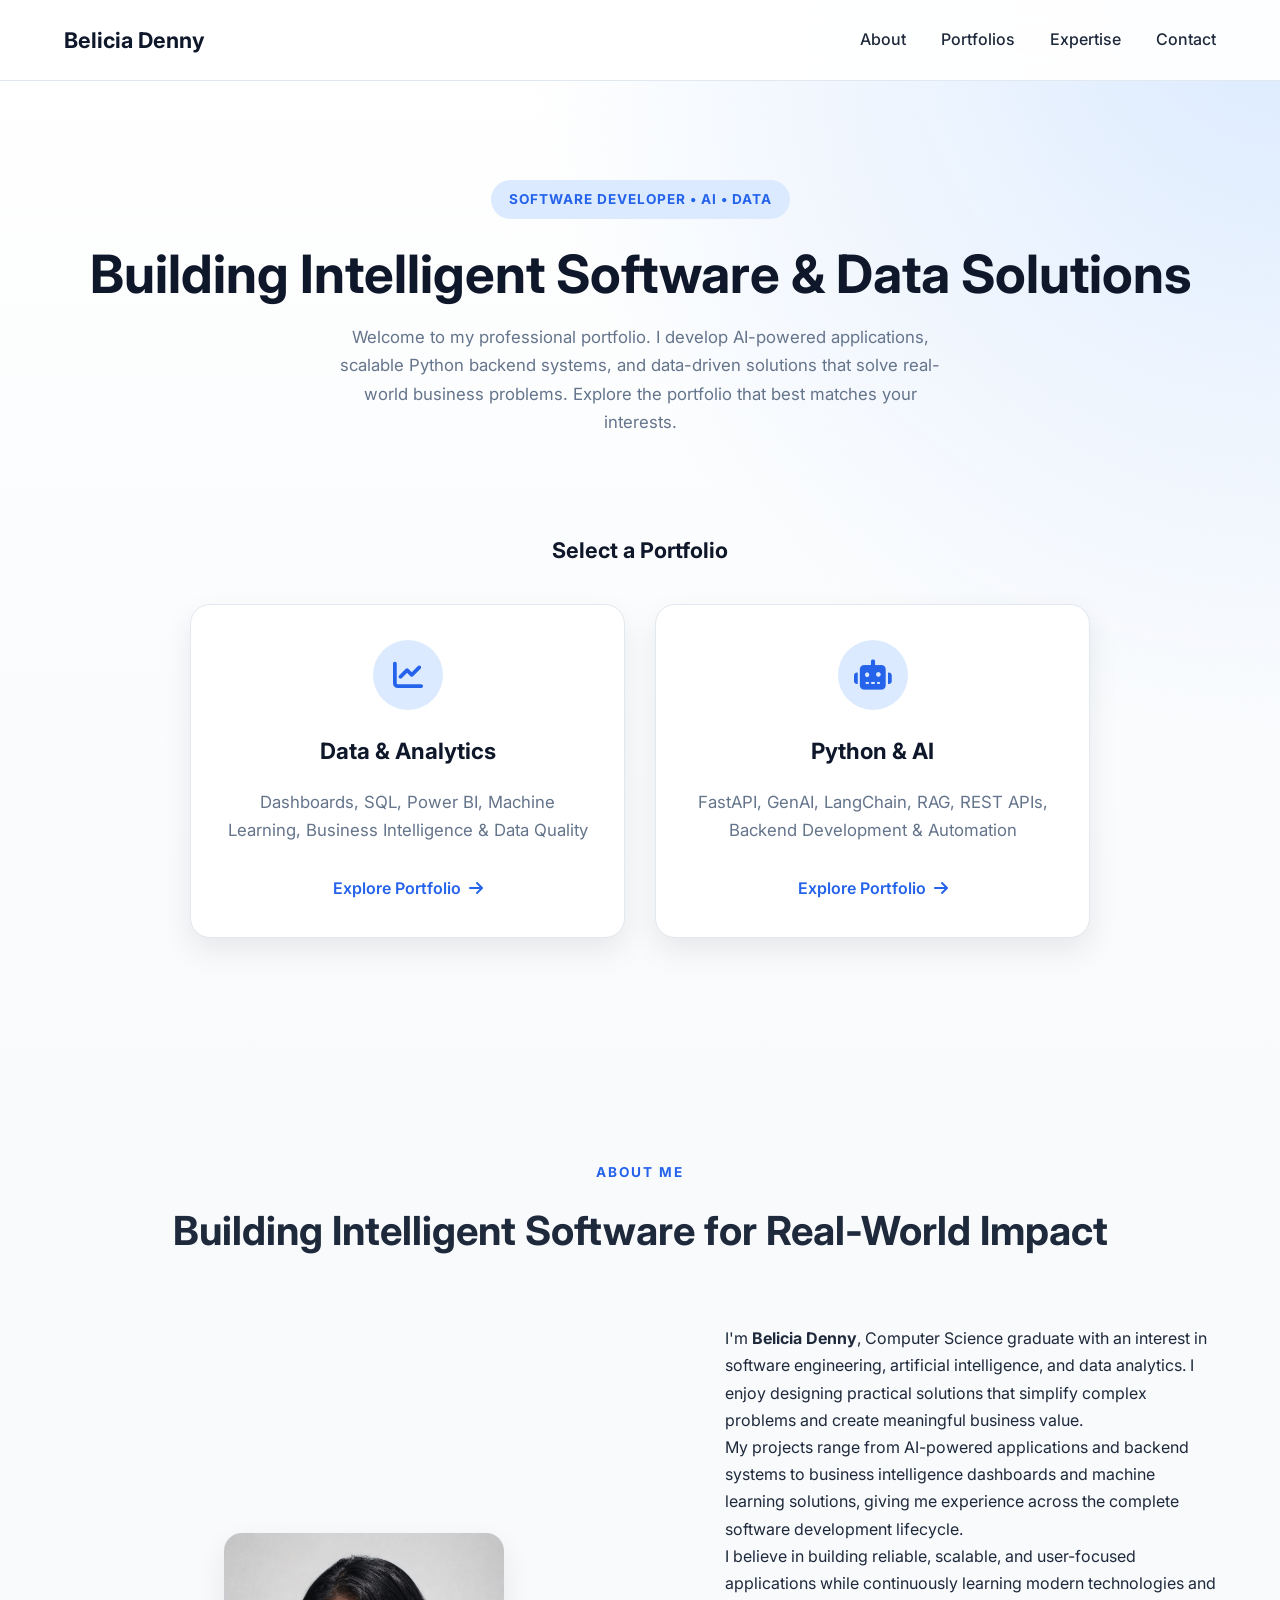
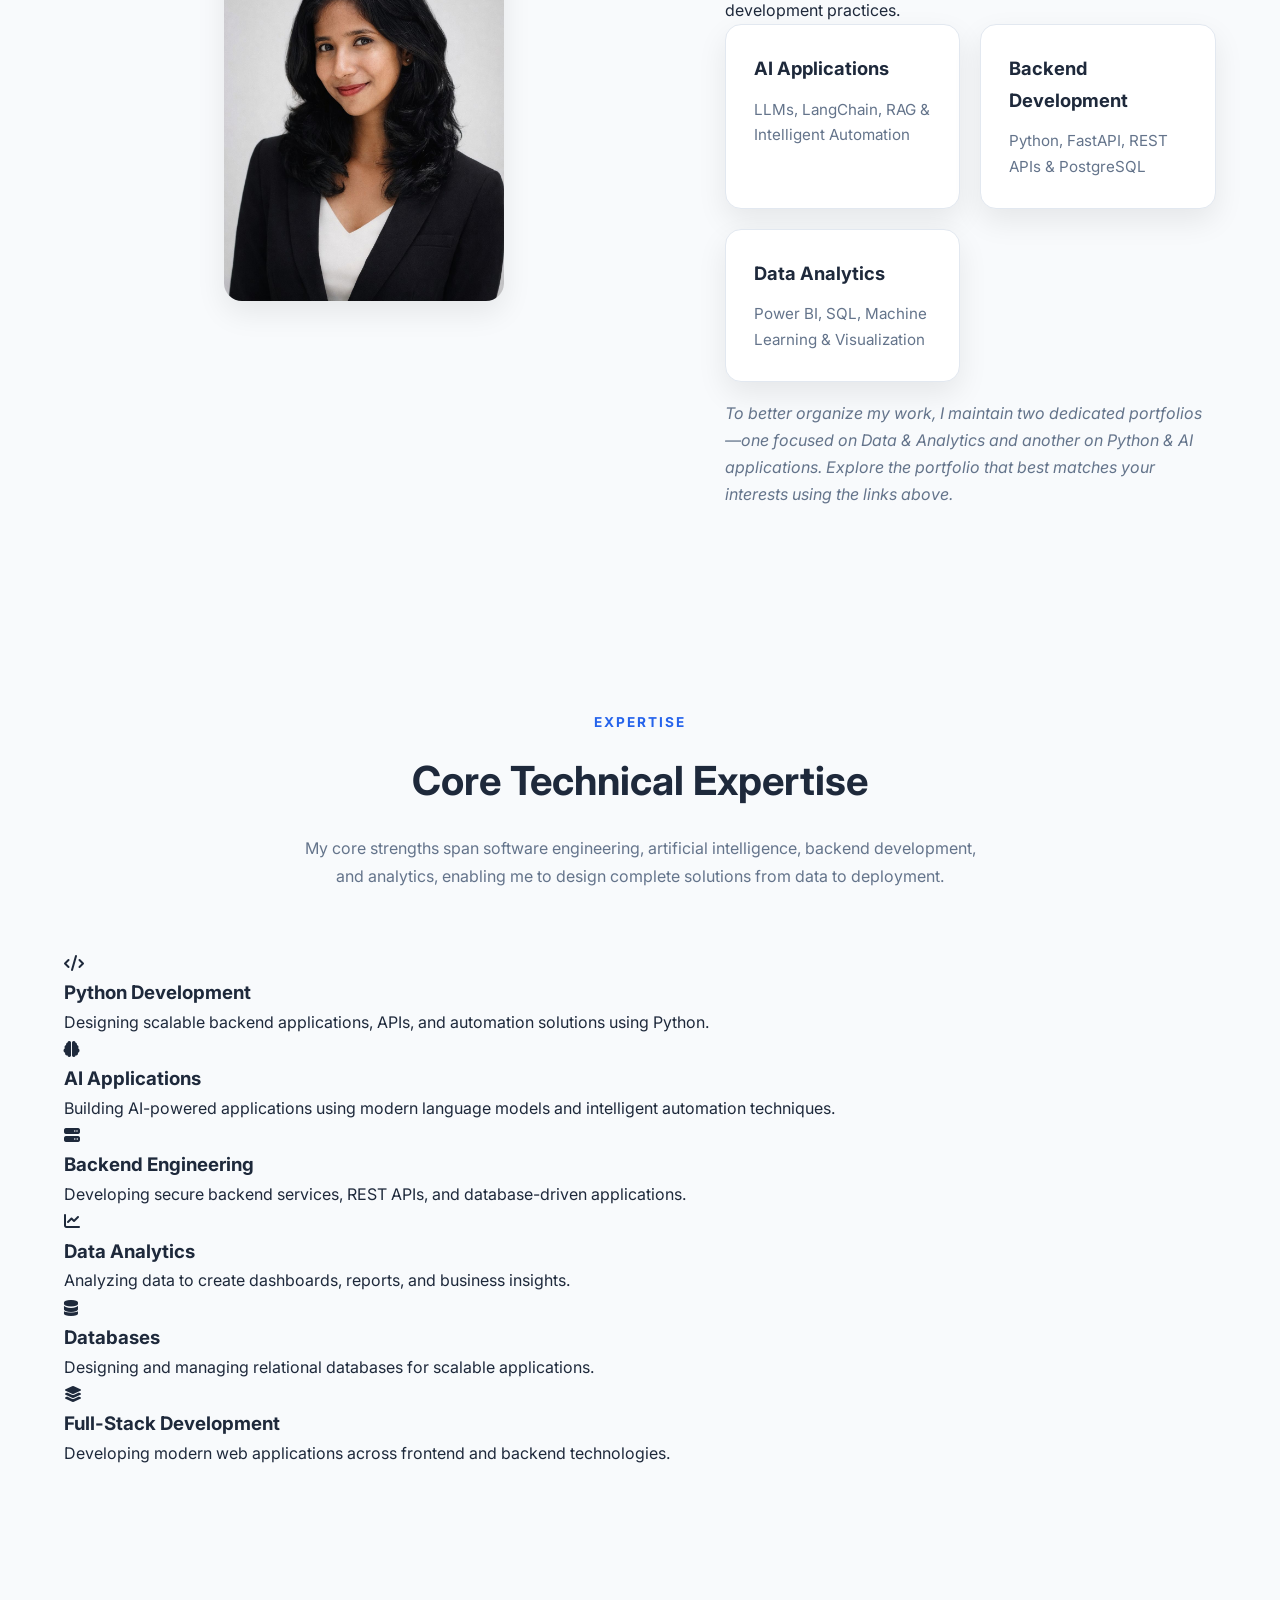
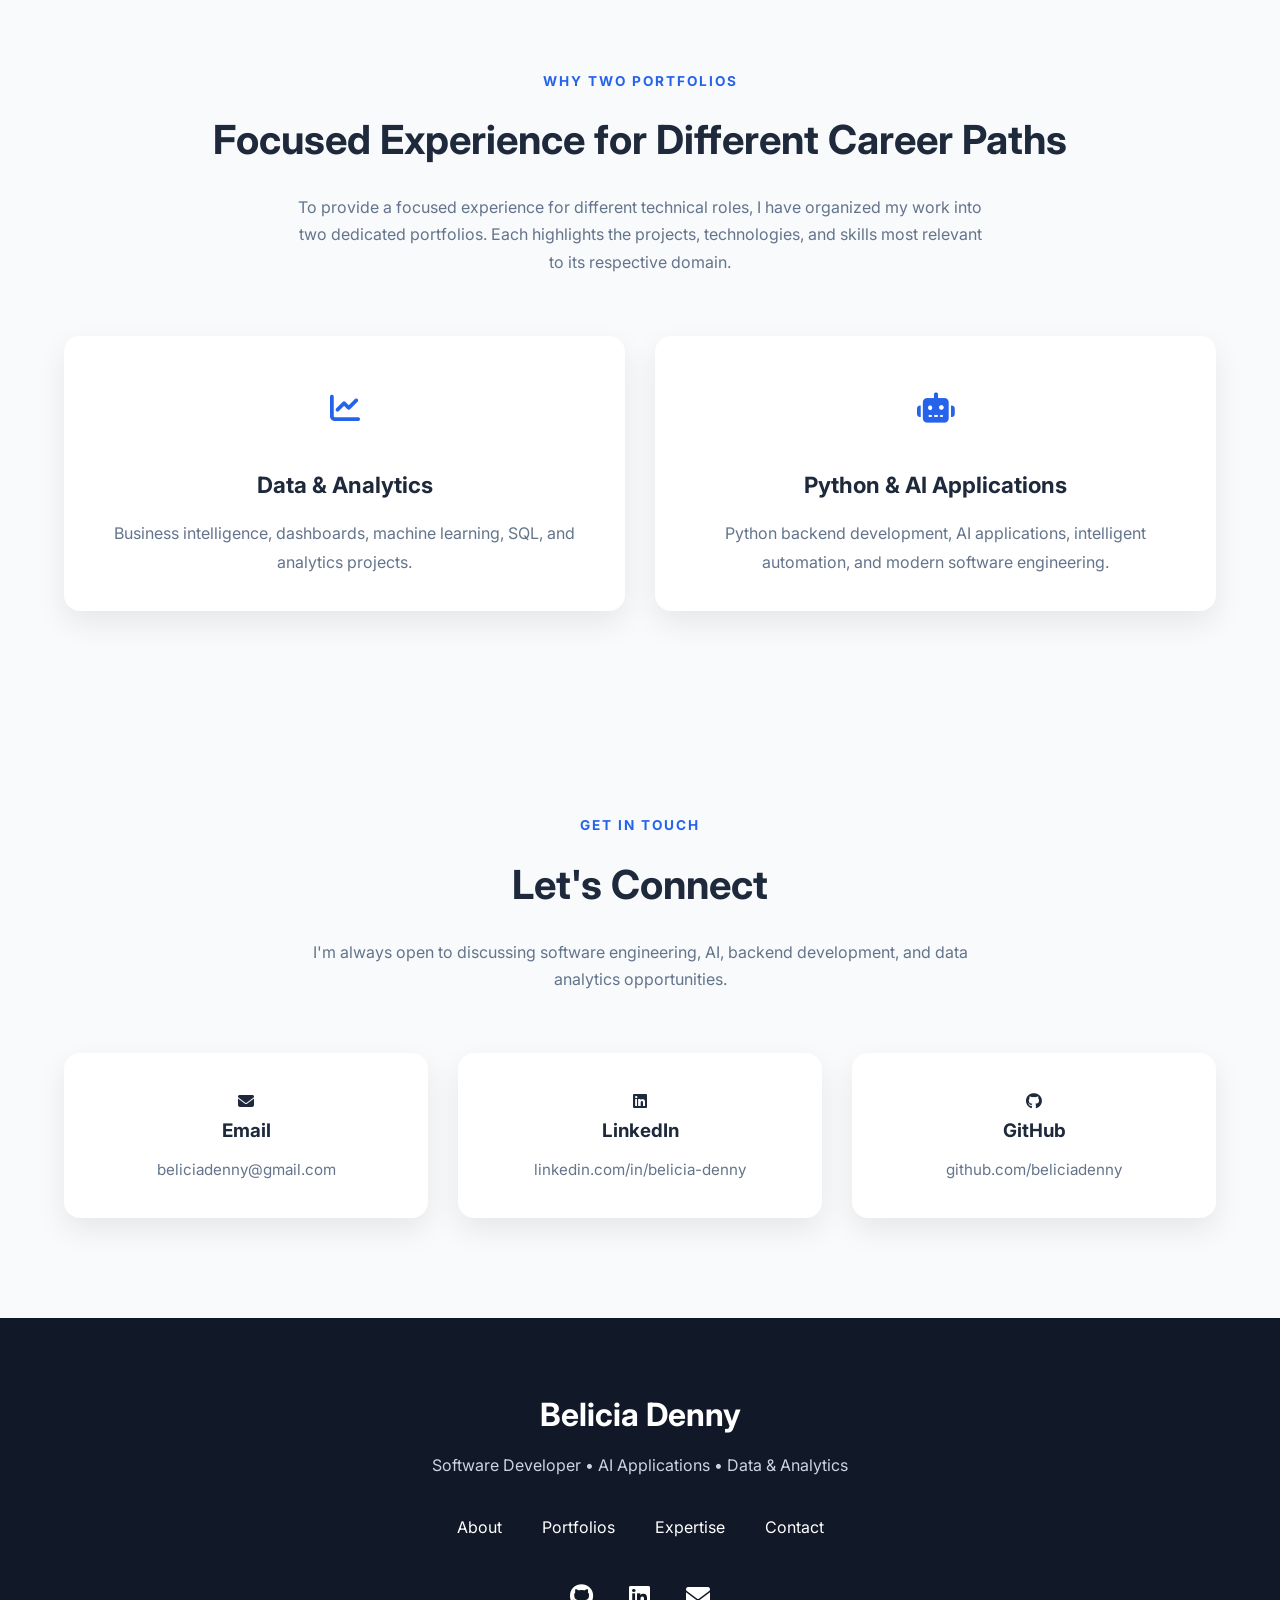
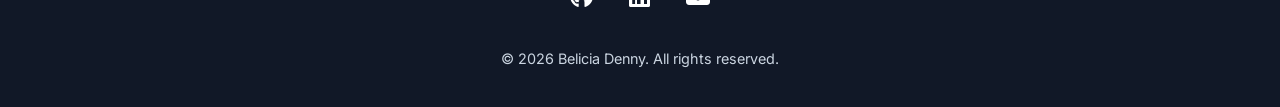
<file: index.html>
<!DOCTYPE html>
<html lang="en">

<head>

    <meta charset="UTF-8">

    <meta name="viewport"
          content="width=device-width, initial-scale=1.0">

    <title>
        Belicia Denny | Data & Analytics Portfolio
    </title>

    <meta name="description"
          content="Portfolio of Belicia Denny showcasing Data Analytics, Business Intelligence, Machine Learning and Data Quality projects.">

    <link rel="icon"
          href="assets/images/favicon.png">

    <link rel="stylesheet"
          href="style.css">

    <link rel="preconnect"
          href="https://fonts.googleapis.com">

    <link rel="preconnect"
          href="https://fonts.gstatic.com"
          crossorigin>

    <link href="https://fonts.googleapis.com/css2?family=Inter:wght@300;400;500;600;700;800&display=swap"
          rel="stylesheet">

    <link rel="stylesheet"
          href="https://cdnjs.cloudflare.com/ajax/libs/font-awesome/6.5.2/css/all.min.css">

</head>

<body>

<!-- ================= HEADER ================= -->

<header class="hero">

    <nav class="navbar">

        <div class="container nav-container">

            <a href="#" class="logo">
                Belicia Denny
            </a>

            <ul class="nav-links">

                <li><a href="#about">About</a></li>

                <li><a href="#portfolios">Portfolios</a></li>

                <li><a href="#expertise">Expertise</a></li>

                <li><a href="#contact">Contact</a></li>

            </ul>

        </div>

    </nav>



    <div class="container hero-content">

        <div class="hero-text">

            <span class="hero-tag">

                SOFTWARE DEVELOPER • AI • DATA

            </span>

            <h1>

                Building Intelligent Software & Data Solutions

            </h1>

            <p>

                Welcome to my professional portfolio.

                I develop AI-powered applications, scalable Python backend systems,

                and data-driven solutions that solve real-world business problems.

                Explore the portfolio that best matches your interests.

            </p>

           <div id="portfolios" class="portfolio-selector">

    <h3>Select a Portfolio</h3>

    <div class="portfolio-grid">

        <a href="data-analytics/" class="portfolio-card">

            <div class="portfolio-icon">
                <i class="fas fa-chart-line"></i>
            </div>

            <h4>Data & Analytics</h4>

            <p>
                Dashboards, SQL, Power BI, Machine Learning, Business Intelligence & Data Quality
            </p>

            <span>
                Explore Portfolio
                <i class="fas fa-arrow-right"></i>
            </span>

        </a>

        <a href="python-ai/" class="portfolio-card">

            <div class="portfolio-icon">
                <i class="fas fa-robot"></i>
            </div>

            <h4>Python & AI</h4>

            <p>
                FastAPI, GenAI, LangChain, RAG, REST APIs, Backend Development & Automation
            </p>

            <span>
                Explore Portfolio
                <i class="fas fa-arrow-right"></i>
            </span>

        </a>

    </div>

</div>

        </div>



        

    </div>

</header>

<!-- ================= ABOUT ================= -->

<section id="about" class="about section">

    <div class="container">

        <div class="section-title">

            <span>ABOUT ME</span>

            <h2>Building Intelligent Software for Real-World Impact</h2>

        </div>

        <div class="about-grid">

            <div class="about-image">

                <img src="assets/images/new_pic.jpeg"
                     alt="Belicia Denny">

            </div>

            <div class="about-content">

                <p>

                    I'm <strong>Belicia Denny</strong>, Computer Science graduate with an interest in software engineering, artificial intelligence, and data analytics. I enjoy designing practical solutions that simplify complex problems and create meaningful business value.

                </p>

                <p>

                   My projects range from AI-powered applications and backend systems to business intelligence dashboards and machine learning solutions, giving me experience across the complete software development lifecycle.

                </p>

                <p>

                    I believe in building reliable, scalable, and user-focused applications while continuously learning modern technologies and development practices.

                </p>

                <div class="about-highlights">

                    <div class="highlight-card">

                        <h3>AI Applications</h3>

                        <p>LLMs, LangChain, RAG & Intelligent Automation</p>

                    </div>

                    <div class="highlight-card">

                        <h3>Backend Development</h3>

                        <p>Python, FastAPI, REST APIs & PostgreSQL</p>

                    </div>

                    <div class="highlight-card">

                        <h3>Data Analytics</h3>

                        <p>Power BI, SQL, Machine Learning & Visualization</p>

                    </div>

                </div>
<p class="about-note">
    To better organize my work, I maintain two dedicated portfolios—one focused on Data & Analytics and another on Python & AI applications. Explore the portfolio that best matches your interests using the links above.
</p>
            </div>

        </div>
</section>

    </div>




<!-- ================= EXPERTISE ================= -->

<section id="expertise" class="expertise section">

    <div class="container">

        <div class="section-title">

            <span>EXPERTISE</span>

            <h2>Core Technical Expertise</h2>

            <p>

                My core strengths span software engineering, artificial intelligence, backend development, and analytics, enabling me to design complete solutions from data to deployment.

            </p>

        </div>

        <div class="expertise-grid">

            <div class="expertise-card">

                <i class="fas fa-code"></i>

                <h3>Python Development</h3>

                <p>

                    Designing scalable backend applications, APIs, and automation solutions using Python.

                </p>

            </div>

            <div class="expertise-card">

                <i class="fas fa-brain"></i>

                <h3>AI Applications</h3>

                <p>

                    Building AI-powered applications using modern language models and intelligent automation techniques.

                </p>

            </div>

            <div class="expertise-card">

                <i class="fas fa-server"></i>

                <h3>Backend Engineering</h3>

                <p>

                    Developing secure backend services, REST APIs, and database-driven applications.

                </p>

            </div>

            <div class="expertise-card">

                <i class="fas fa-chart-line"></i>

                <h3>Data Analytics</h3>

                <p>

                    Analyzing data to create dashboards, reports, and business insights.

                </p>

            </div>

            <div class="expertise-card">

                <i class="fas fa-database"></i>

                <h3>Databases</h3>

                <p>

                    Designing and managing relational databases for scalable applications.

                </p>

            </div>

            <div class="expertise-card">

                <i class="fas fa-layer-group"></i>

                <h3>Full-Stack Development</h3>

                <p>

                    Developing modern web applications across frontend and backend technologies.

                </p>

            </div>

        </div>

    </div>

</section>


<!-- ================= WHY TWO PORTFOLIOS ================= -->

<section id="why-portfolios" class="section why-portfolios">

    <div class="container">

        <div class="section-title">

            <span>WHY TWO PORTFOLIOS</span>

            <h2>Focused Experience for Different Career Paths</h2>

            <p>

                To provide a focused experience for different technical roles, I have organized my work into two dedicated portfolios. Each highlights the projects, technologies, and skills most relevant to its respective domain.

            </p>

        </div>

        <div class="why-grid">

            <div class="why-card">

                <div class="why-icon">
                    <i class="fas fa-chart-line"></i>
                </div>

                <h3>Data & Analytics</h3>

                <p>

                    Business intelligence, dashboards, machine learning, SQL, and analytics projects.

                </p>

            </div>

            <div class="why-card">

                <div class="why-icon">
                    <i class="fas fa-robot"></i>
                </div>

                <h3>Python & AI Applications</h3>

                <p>

                    Python backend development, AI applications, intelligent automation, and modern software engineering.

                </p>

            </div>

        </div>

    </div>

</section>

    <!-- ================= CONTACT ================= -->

<section id="contact" class="section contact">

    <div class="container">

        <div class="section-title">

            <span>GET IN TOUCH</span>

            <h2>Let's Connect</h2>

            <p>

                I'm always open to discussing software engineering, AI, backend development, and data analytics opportunities.

            </p>

        </div>

        <div class="contact-grid">

            <a href="mailto:beliciadenny@gmail.com" class="contact-card">

                <i class="fas fa-envelope"></i>

                <h3>Email</h3>

                <p>beliciadenny@gmail.com</p>

            </a>

            <a href="https://www.linkedin.com/in/belicia-denny"
               target="_blank"
               class="contact-card">

                <i class="fab fa-linkedin"></i>

                <h3>LinkedIn</h3>

                <p>linkedin.com/in/belicia-denny</p>

            </a>

            <a href="https://github.com/beliciadenny"
               target="_blank"
               class="contact-card">

                <i class="fab fa-github"></i>

                <h3>GitHub</h3>

                <p>github.com/beliciadenny</p>

            </a>

        </div>

    </div>

</section>

    <!-- ================= FOOTER ================= -->

<footer>

    <div class="container footer-content">

        <h3>Belicia Denny</h3>

        <p>

            Software Developer • AI Applications • Data & Analytics

        </p>

        <div class="footer-links">

            <a href="#about">About</a>

            <a href="#portfolios">Portfolios</a>

            <a href="#expertise">Expertise</a>

            <a href="#contact">Contact</a>

        </div>

        <div class="footer-social">

            <a href="https://github.com/beliciadenny"
               target="_blank">

                <i class="fab fa-github"></i>

            </a>

            <a href="https://www.linkedin.com/in/belicia-denny"
               target="_blank">

                <i class="fab fa-linkedin"></i>

            </a>

            <a href="mailto:beliciadenny@gmail.com">

                <i class="fas fa-envelope"></i>

            </a>

        </div>

        <p class="copyright">

            © 2026 Belicia Denny. All rights reserved.

        </p>

    </div>

</footer>
<script src="main.js"></script>
</body>

    
   
   
</html>
</file>
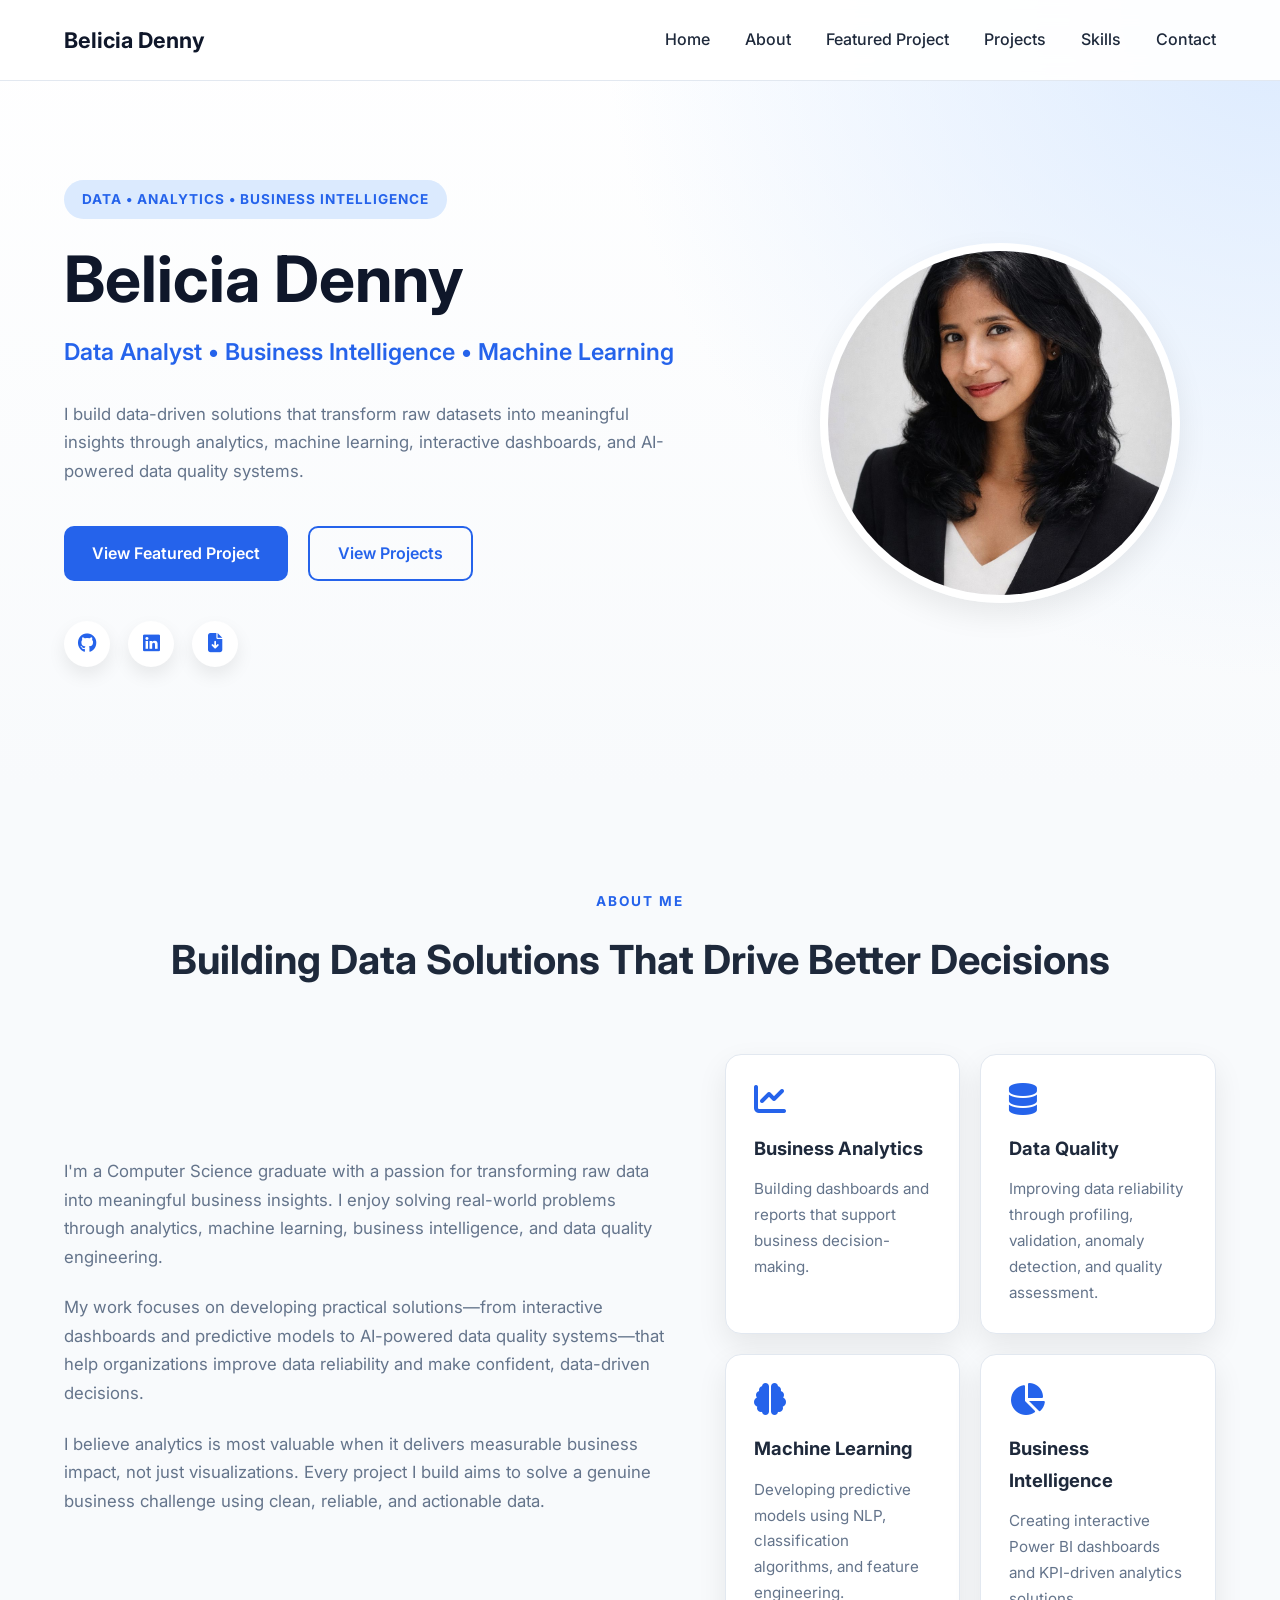
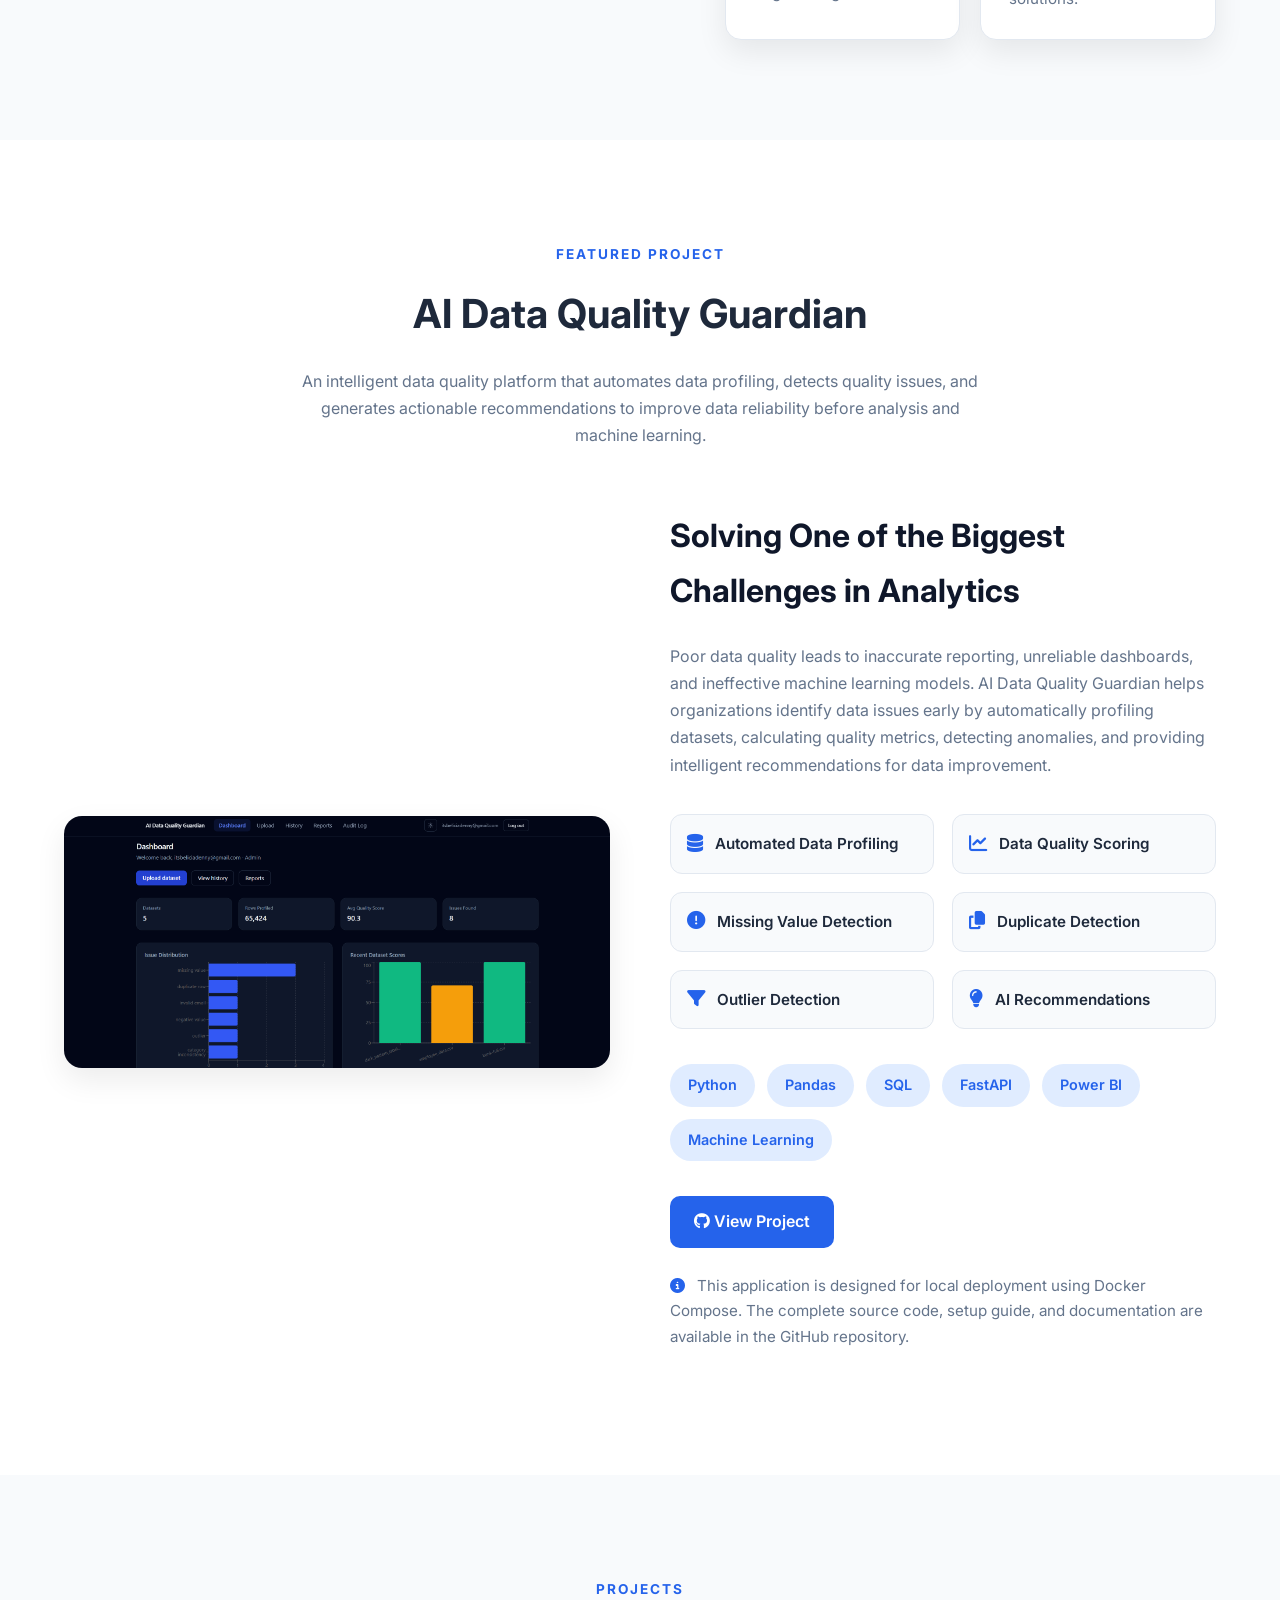
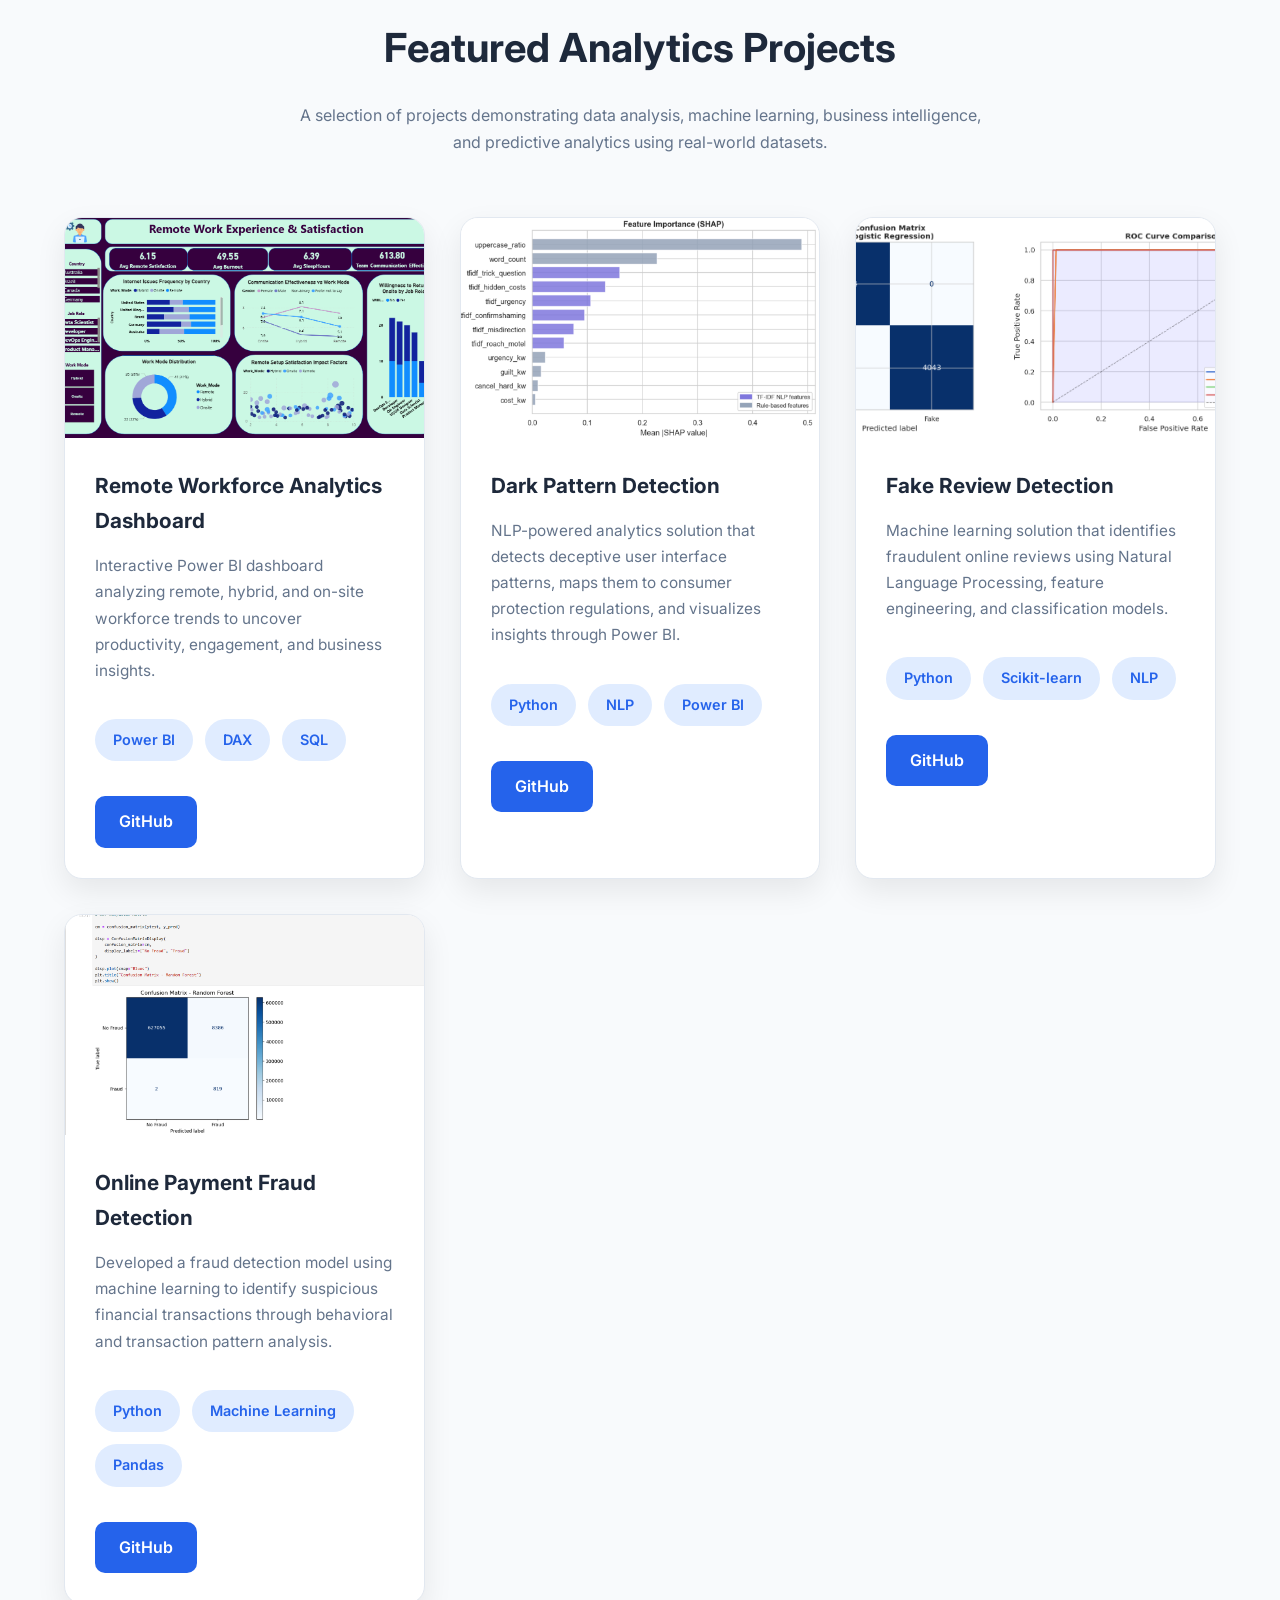
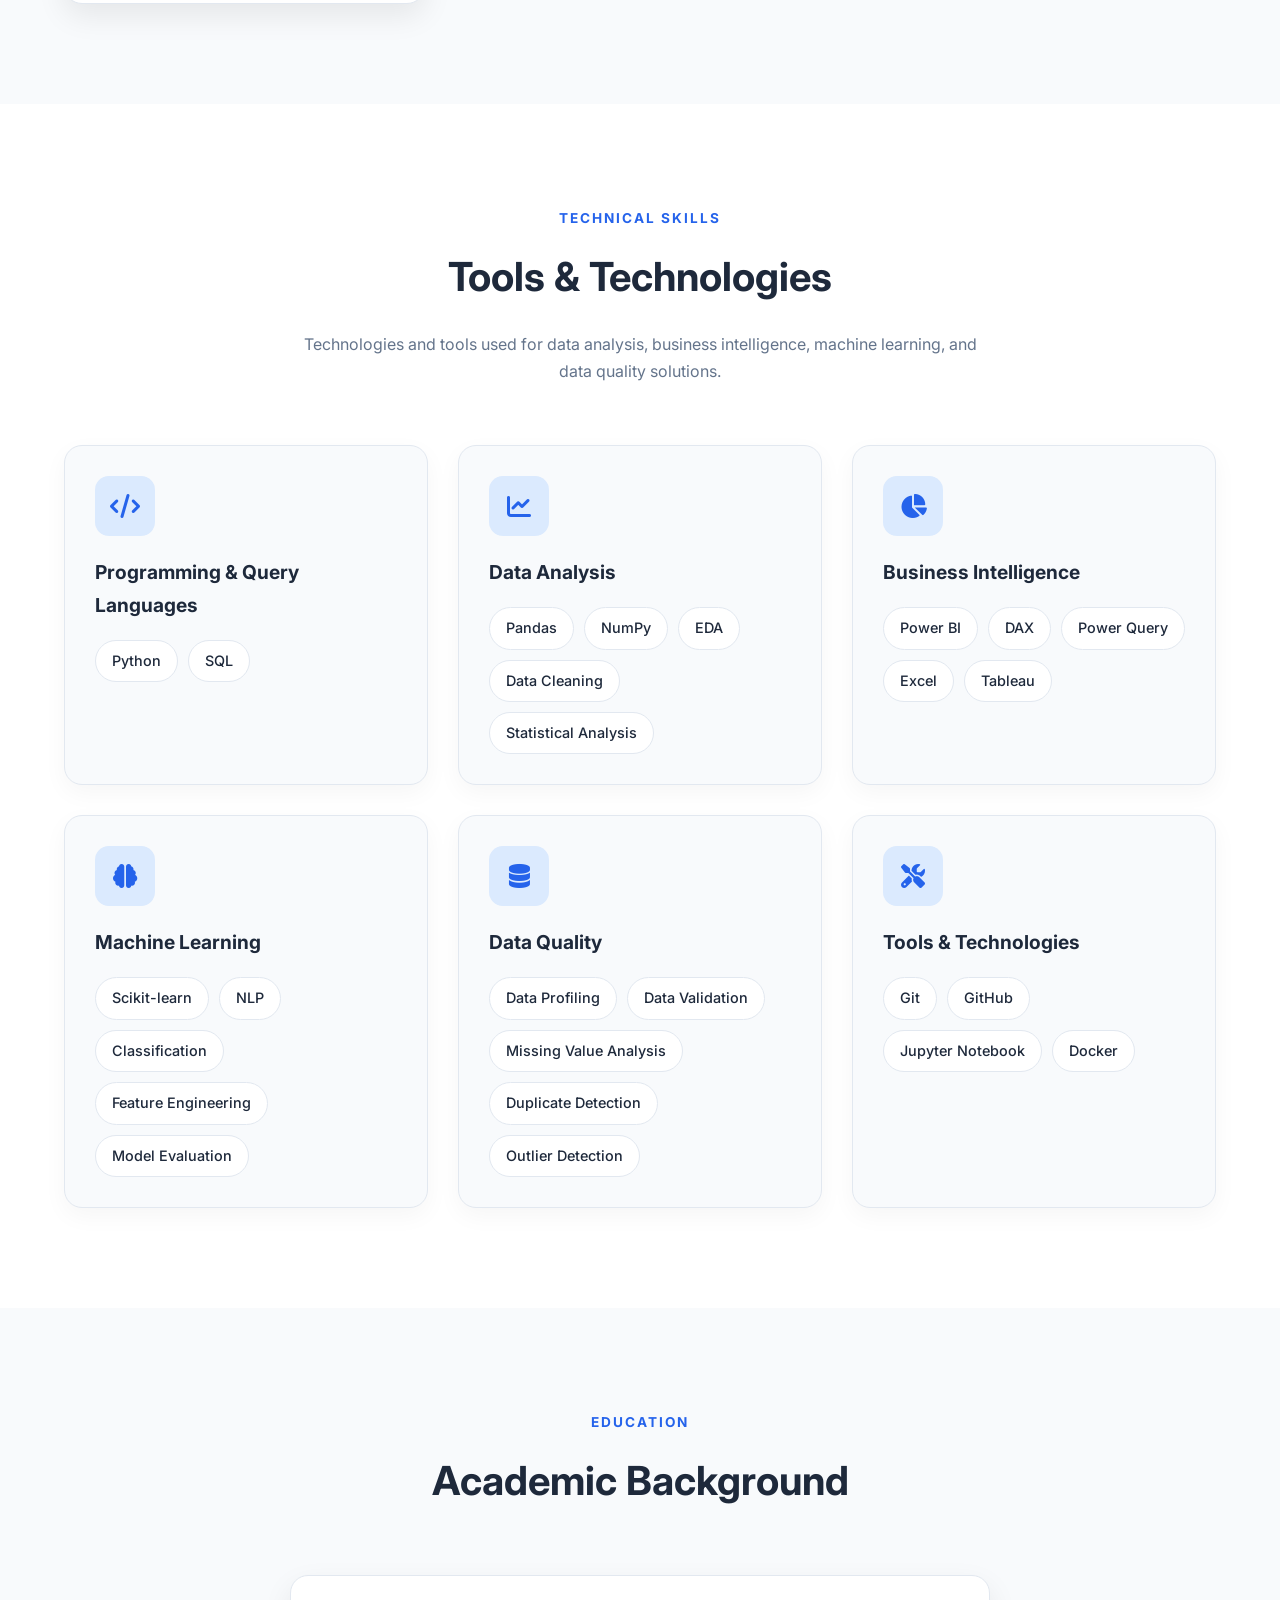
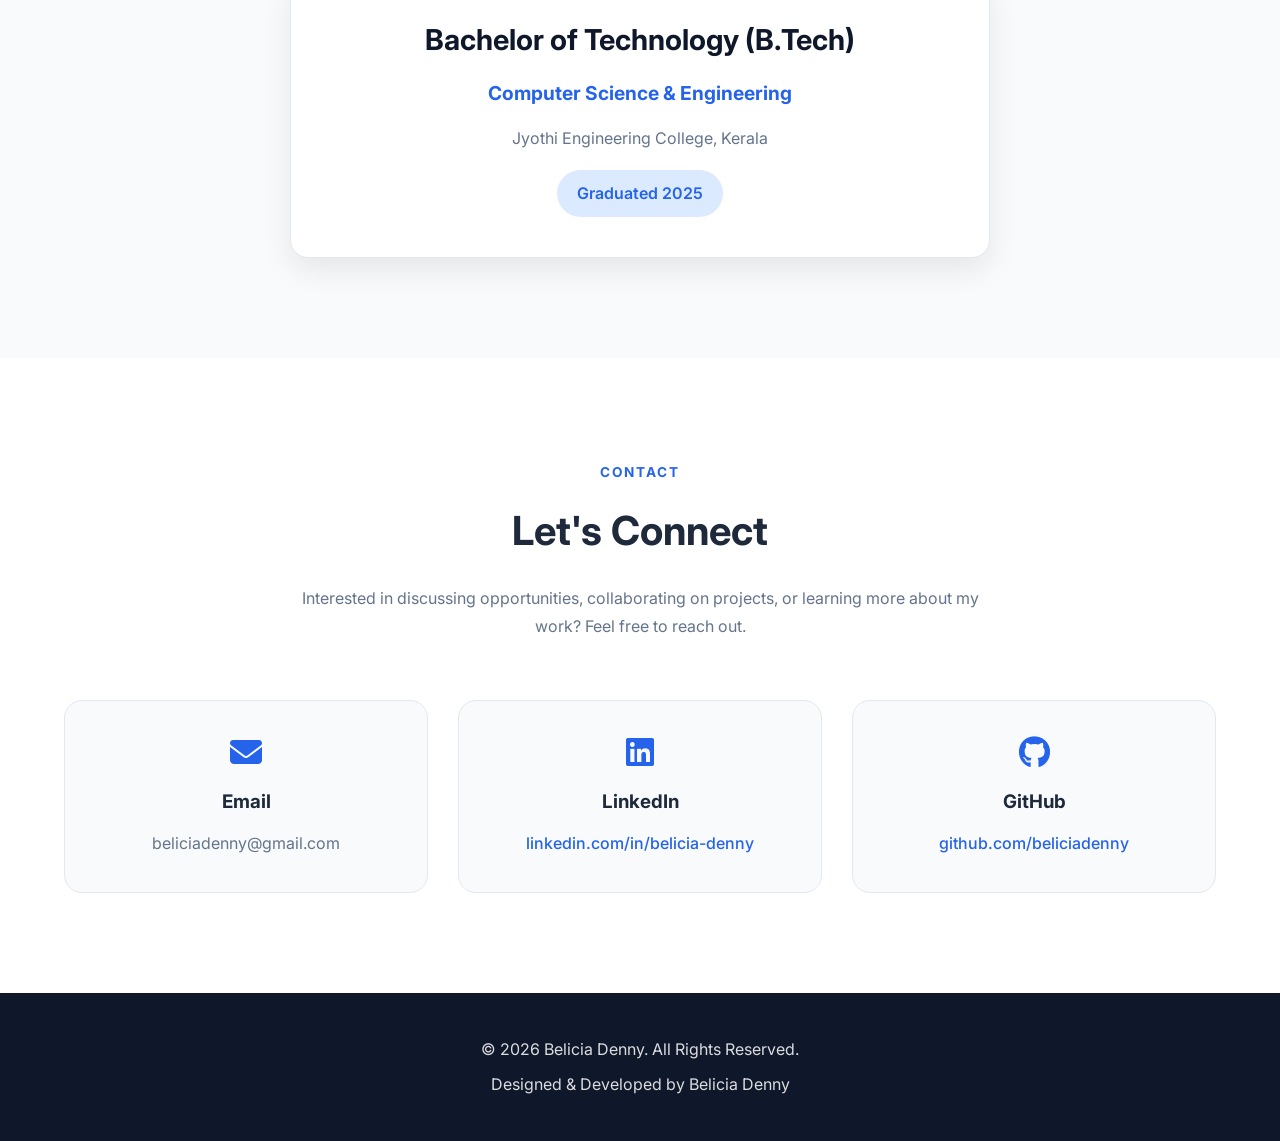
<file: data-analytics/index.html>
<!DOCTYPE html>
<html lang="en">

<head>

    <meta charset="UTF-8">

    <meta name="viewport"
          content="width=device-width, initial-scale=1.0">

    <title>
        Belicia Denny | Data & Analytics Portfolio
    </title>

    <meta name="description"
          content="Portfolio of Belicia Denny showcasing Data Analytics, Business Intelligence, Machine Learning and Data Quality projects.">

    <link rel="icon"
          href="assets/images/favicon.png">

    <link rel="stylesheet"
          href="style.css">

    <link rel="preconnect"
          href="https://fonts.googleapis.com">

    <link rel="preconnect"
          href="https://fonts.gstatic.com"
          crossorigin>

    <link href="https://fonts.googleapis.com/css2?family=Inter:wght@300;400;500;600;700;800&display=swap"
          rel="stylesheet">

    <link rel="stylesheet"
          href="https://cdnjs.cloudflare.com/ajax/libs/font-awesome/6.5.2/css/all.min.css">

</head>

<body>

    <!-- ===================== NAVIGATION ===================== -->

<nav class="navbar">

    <div class="container">

        <a href="#" class="logo">

            Belicia Denny

        </a>

        <ul class="nav-links">
            <li><a href="../index.html">Home</a></li>

            <li><a href="#about">About</a></li>

            <li><a href="#featured-project">Featured Project</a></li>

            <li><a href="#projects">Projects</a></li>

            <li><a href="#skills">Skills</a></li>

            <li><a href="#contact">Contact</a></li>

        </ul>

    </div>

</nav>

<!-- ===================== HERO ===================== -->

<header class="hero">

<div class="container hero-container">

<div class="hero-left">

<span class="hero-tag">

DATA • ANALYTICS • BUSINESS INTELLIGENCE

</span>

<h1>

Belicia Denny

</h1>

<h2>

Data Analyst • Business Intelligence • Machine Learning 

</h2>

<p>

I build data-driven solutions that transform raw datasets
into meaningful insights through analytics, machine learning,
interactive dashboards, and AI-powered data quality systems.

</p>

<div class="hero-buttons">

<a href="#featured-project" class="btn">

View Featured Project

</a>

<a href="#projects" class="btn-outline">

View Projects

</a>

</div>

<div class="social-icons">

<a href="https://github.com/beliciadenny" target="_blank">

<i class="fab fa-github"></i>

</a>

<a href="https://linkedin.com/in/belicia-denny" target="_blank">

<i class="fab fa-linkedin"></i>

</a>

<a href="assets/Belicia Denny_Btech2025_Dataa.pdf" target="_blank">

<i class="fas fa-file-arrow-down"></i>

</a>

</div>

</div>

<div class="hero-right">

<img src="assets/images/profile.jpeg"
alt="Belicia Denny">

</div>

</div>

</header>

    <!-- About -->

    <!-- ===================== ABOUT ===================== -->

<section id="about" class="about-section reveal">

    <div class="container">

        <div class="section-title">

            <span>ABOUT ME</span>

            <h2>Building Data Solutions That Drive Better Decisions</h2>

        </div>

        <div class="about-grid">

            <div class="about-text">

                <p>

                    I'm a Computer Science graduate with a passion for transforming
                    raw data into meaningful business insights. I enjoy solving
                    real-world problems through analytics, machine learning,
                    business intelligence, and data quality engineering.

                </p>

                <p>

                    My work focuses on developing practical solutions—from
                    interactive dashboards and predictive models to AI-powered
                    data quality systems—that help organizations improve data
                    reliability and make confident, data-driven decisions.

                </p>

                <p>

                    I believe analytics is most valuable when it delivers
                    measurable business impact, not just visualizations.
                    Every project I build aims to solve a genuine business
                    challenge using clean, reliable, and actionable data.

                </p>

            </div>

            <div class="about-highlights">

                <div class="highlight-card">

                    <i class="fas fa-chart-line"></i>

                    <h3>Business Analytics</h3>

                    <p>

                        Building dashboards and reports that support
                        business decision-making.

                    </p>

                </div>

                <div class="highlight-card">

                    <i class="fas fa-database"></i>

                    <h3>Data Quality</h3>

                    <p>

                        Improving data reliability through profiling,
                        validation, anomaly detection, and quality assessment.

                    </p>

                </div>

                <div class="highlight-card">

                    <i class="fas fa-brain"></i>

                    <h3>Machine Learning</h3>

                    <p>

                        Developing predictive models using NLP,
                        classification algorithms, and feature engineering.

                    </p>

                </div>

                <div class="highlight-card">

                    <i class="fas fa-chart-pie"></i>

                    <h3>Business Intelligence</h3>

                    <p>

                        Creating interactive Power BI dashboards
                        and KPI-driven analytics solutions.

                    </p>

                </div>

            </div>

        </div>

    </div>

</section>

    <!-- Featured Project -->

    <!-- ===================== FEATURED PROJECT ===================== -->

<section id="featured-project" class="featured-section reveal">

    <div class="container">

        <div class="section-title">

            <span>FEATURED PROJECT</span>

            <h2>AI Data Quality Guardian</h2>

            <p>

                An intelligent data quality platform that automates data profiling,
                detects quality issues, and generates actionable recommendations
                to improve data reliability before analysis and machine learning.

            </p>

        </div>

        <div class="featured-project-card">

            <div class="featured-image">

                <img src="assets/images/data-quality-guardian.png"
                     alt="AI Data Quality Guardian">

            </div>

            <div class="featured-details">

                <h3>
                    Solving One of the Biggest Challenges in Analytics
                </h3>

                <p>

                    Poor data quality leads to inaccurate reporting,
                    unreliable dashboards, and ineffective machine learning models.
                    AI Data Quality Guardian helps organizations identify data issues
                    early by automatically profiling datasets, calculating quality
                    metrics, detecting anomalies, and providing intelligent
                    recommendations for data improvement.

                </p>

                <div class="feature-grid">

                    <div class="feature-item">

                        <i class="fas fa-database"></i>

                        <span>Automated Data Profiling</span>

                    </div>

                    <div class="feature-item">

                        <i class="fas fa-chart-line"></i>

                        <span>Data Quality Scoring</span>

                    </div>

                    <div class="feature-item">

                        <i class="fas fa-exclamation-circle"></i>

                        <span>Missing Value Detection</span>

                    </div>

                    <div class="feature-item">

                        <i class="fas fa-copy"></i>

                        <span>Duplicate Detection</span>

                    </div>

                    <div class="feature-item">

                        <i class="fas fa-filter"></i>

                        <span>Outlier Detection</span>

                    </div>

                    <div class="feature-item">

                        <i class="fas fa-lightbulb"></i>

                        <span>AI Recommendations</span>

                    </div>

                </div>

                <div class="tech-badges">

                    <span>Python</span>

                    <span>Pandas</span>

                    <span>SQL</span>

                    <span>FastAPI</span>

                    <span>Power BI</span>

                    <span>Machine Learning</span>

                </div>

                <div class="project-buttons">

    <a href="https://github.com/beliciadenny/ai-data-quality-guardian"
       target="_blank"
       class="btn">

        <i class="fab fa-github"></i> View Project

    </a>

</div>
<p class="project-note">

    <i class="fas fa-info-circle"></i>

     This application is designed for local deployment using Docker Compose.
    The complete source code, setup guide, and documentation are available in the GitHub repository.

</p>
            </div>

        </div>

    </div>

</section>

    <!-- Projects -->

    <!-- ===================== PROJECTS ===================== -->

<section id="projects" class="projects-section reveal">

    <div class="container">

        <div class="section-title">

            <span>PROJECTS</span>

            <h2>Featured Analytics Projects</h2>

            <p>
                A selection of projects demonstrating data analysis,
                machine learning, business intelligence, and predictive
                analytics using real-world datasets.
            </p>

        </div>

        <div class="projects-grid">

            <!-- Project 1 -->

            <div class="project-card">

                <img src="assets/images/remote-work-dashboard.png"
                     alt="Remote Workforce Analytics">

                <div class="project-content">

                    <h3>Remote Workforce Analytics Dashboard</h3>

                    <p>

                        Interactive Power BI dashboard analyzing remote,
                        hybrid, and on-site workforce trends to uncover
                        productivity, engagement, and business insights.

                    </p>

                    <div class="tech-badges">

                        <span>Power BI</span>
                        <span>DAX</span>
                        <span>SQL</span>

                    </div>

                    <div class="project-buttons">

                        <a href="https://github.com/beliciadenny/PowerBI-RemoteWork-Analysis"
                           target="_blank"
                           class="btn">

                            GitHub

                        </a>

                    </div>

                </div>

            </div>

            <!-- Project 2 -->

            <div class="project-card">

                <img src="assets/images/dark-pattern.png"
                     alt="Dark Pattern Detection">

                <div class="project-content">

                    <h3>Dark Pattern Detection</h3>

                    <p>

                        NLP-powered analytics solution that detects deceptive
                        user interface patterns, maps them to consumer
                        protection regulations, and visualizes insights
                        through Power BI.

                    </p>

                    <div class="tech-badges">

                        <span>Python</span>
                        <span>NLP</span>
                        <span>Power BI</span>

                    </div>

                    <div class="project-buttons">

                        <a href="https://github.com/beliciadenny/dark-pattern-detection"
                           target="_blank"
                           class="btn">

                            GitHub

                        </a>

                    </div>

                </div>

            </div>

            <!-- Project 3 -->

            <div class="project-card">

                <img src="assets/images/fake-review.png"
                     alt="Fake Review Detection">

                <div class="project-content">

                    <h3>Fake Review Detection</h3>

                    <p>

                        Machine learning solution that identifies fraudulent
                        online reviews using Natural Language Processing,
                        feature engineering, and classification models.

                    </p>

                    <div class="tech-badges">

                        <span>Python</span>
                        <span>Scikit-learn</span>
                        <span>NLP</span>

                    </div>

                    <div class="project-buttons">

                        <a href="https://github.com/beliciadenny/Fake-Review-Detector"
                           target="_blank"
                           class="btn">

                            GitHub

                        </a>

                    </div>

                </div>

            </div>

            <!-- Project 4 -->

            <div class="project-card">

                <img src="assets/images/fraud-detection.png"
                     alt="Online Payment Fraud Detection">

                <div class="project-content">

                    <h3>Online Payment Fraud Detection</h3>

                    <p>

                        Developed a fraud detection model using machine
                        learning to identify suspicious financial
                        transactions through behavioral and transaction
                        pattern analysis.

                    </p>

                    <div class="tech-badges">

                        <span>Python</span>
                        <span>Machine Learning</span>
                        <span>Pandas</span>

                    </div>

                    <div class="project-buttons">

                        <a href="https://github.com/beliciadenny/Online_Payments_Fraud_Detection-MLProject"
                           target="_blank"
                           class="btn">

                            GitHub

                        </a>

                    </div>

                </div>

            </div>

        </div>

    </div>

</section>

    <!-- Skills -->

    <!-- ===================== SKILLS ===================== -->

<section id="skills" class="skills-section reveal">

    <div class="container">

        <div class="section-title">

            <span>TECHNICAL SKILLS</span>

            <h2>Tools & Technologies</h2>

            <p>

                Technologies and tools used for data analysis,
                business intelligence, machine learning,
                and data quality solutions.

            </p>

        </div>

        <div class="skills-grid">

            <!-- Skill Category 1 -->

            <div class="skill-card">

                <div class="skill-icon">

                    <i class="fas fa-code"></i>

                </div>

                <h3>Programming & Query Languages</h3>

                <div class="skill-tags">

                    <span>Python</span>
                    <span>SQL</span>

                </div>

            </div>

            <!-- Skill Category 2 -->

            <div class="skill-card">

                <div class="skill-icon">

                    <i class="fas fa-chart-line"></i>

                </div>

                <h3>Data Analysis</h3>

                <div class="skill-tags">

                    <span>Pandas</span>
                    <span>NumPy</span>
                    <span>EDA</span>
                    <span>Data Cleaning</span>
                    <span>Statistical Analysis</span>

                </div>

            </div>

            <!-- Skill Category 3 -->

            <div class="skill-card">

                <div class="skill-icon">

                    <i class="fas fa-chart-pie"></i>

                </div>

                <h3>Business Intelligence</h3>

                <div class="skill-tags">

                    <span>Power BI</span>
                    <span>DAX</span>
                    <span>Power Query</span>
                    <span>Excel</span>
                    <span>Tableau</span>

                </div>

            </div>

            <!-- Skill Category 4 -->

            <div class="skill-card">

                <div class="skill-icon">

                    <i class="fas fa-brain"></i>

                </div>

                <h3>Machine Learning</h3>

                <div class="skill-tags">

                    <span>Scikit-learn</span>
                    <span>NLP</span>
                    <span>Classification</span>
                    <span>Feature Engineering</span>
                    <span>Model Evaluation</span>

                </div>

            </div>

            <!-- Skill Category 5 -->

            <div class="skill-card">

                <div class="skill-icon">

                    <i class="fas fa-database"></i>

                </div>

                <h3>Data Quality</h3>

                <div class="skill-tags">

                    <span>Data Profiling</span>
                    <span>Data Validation</span>
                    <span>Missing Value Analysis</span>
                    <span>Duplicate Detection</span>
                    <span>Outlier Detection</span>

                </div>

            </div>

            <!-- Skill Category 6 -->

            <div class="skill-card">

                <div class="skill-icon">

                    <i class="fas fa-tools"></i>

                </div>

                <h3>Tools & Technologies</h3>

                <div class="skill-tags">

                    <span>Git</span>
                    <span>GitHub</span>
                    <span>Jupyter Notebook</span>
                    <span>Docker</span>

                </div>

            </div>

        </div>

    </div>

</section>

    <!-- Education -->

    <!-- ===================== EDUCATION ===================== -->

<section id="education" class="education-section reveal">

    <div class="container">

        <div class="section-title">

            <span>EDUCATION</span>

            <h2>Academic Background</h2>

        </div>

        <div class="education-card">

            <h3>Bachelor of Technology (B.Tech)</h3>

            <h4>Computer Science & Engineering</h4>

            <p>

                Jyothi Engineering College, Kerala

            </p>

            <span class="education-year">

                Graduated 2025

            </span>

        </div>

    </div>

</section>

    <!-- Contact -->

    <!-- ===================== CONTACT ===================== -->

<section id="contact" class="contact-section reveal">

    <div class="container">

        <div class="section-title">

            <span>CONTACT</span>

            <h2>Let's Connect</h2>

            <p>

                Interested in discussing opportunities,
                collaborating on projects, or learning more about my work?
                Feel free to reach out.

            </p>

        </div>

        <div class="contact-grid">

            <div class="contact-card">

                <i class="fas fa-envelope"></i>

                <h3>Email</h3>

                <p>

                    beliciadenny@gmail.com

                </p>

            </div>

            <div class="contact-card">

                <i class="fab fa-linkedin"></i>

                <h3>LinkedIn</h3>

                <a href="https://linkedin.com/in/belicia-denny"
                   target="_blank">

                    linkedin.com/in/belicia-denny

                </a>

            </div>

            <div class="contact-card">

                <i class="fab fa-github"></i>

                <h3>GitHub</h3>

                <a href="https://github.com/beliciadenny"
                   target="_blank">

                    github.com/beliciadenny

                </a>

            </div>

        </div>

    </div>

</section>

    <!-- Footer -->

    <!-- ===================== FOOTER ===================== -->

<footer class="footer">

    <div class="container">

        <p>

            © 2026 Belicia Denny. All Rights Reserved.

        </p>

        <p>

            Designed & Developed by Belicia Denny

        </p>

    </div>

</footer>
    <button id="topBtn">

<i class="fas fa-arrow-up"></i>

</button>

    <script src="script.js"></script>

</body>

</html>
</file>
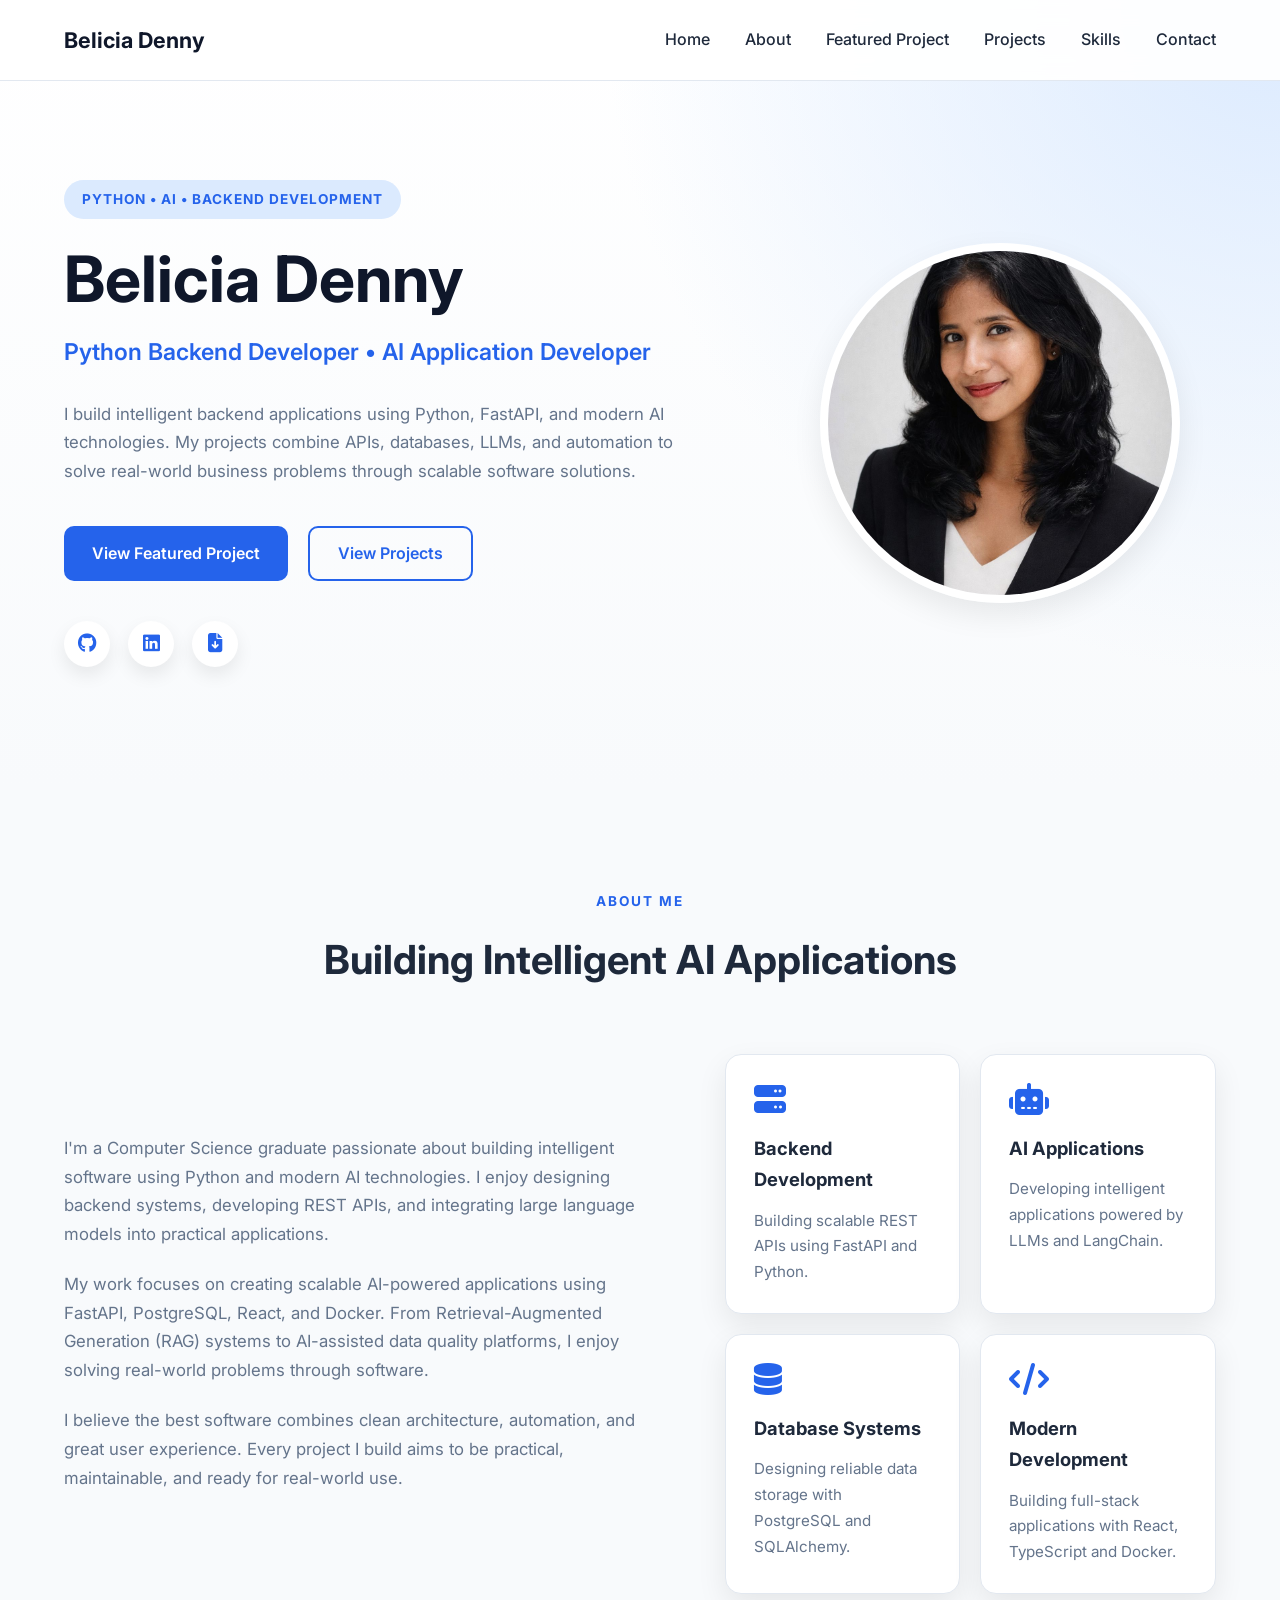
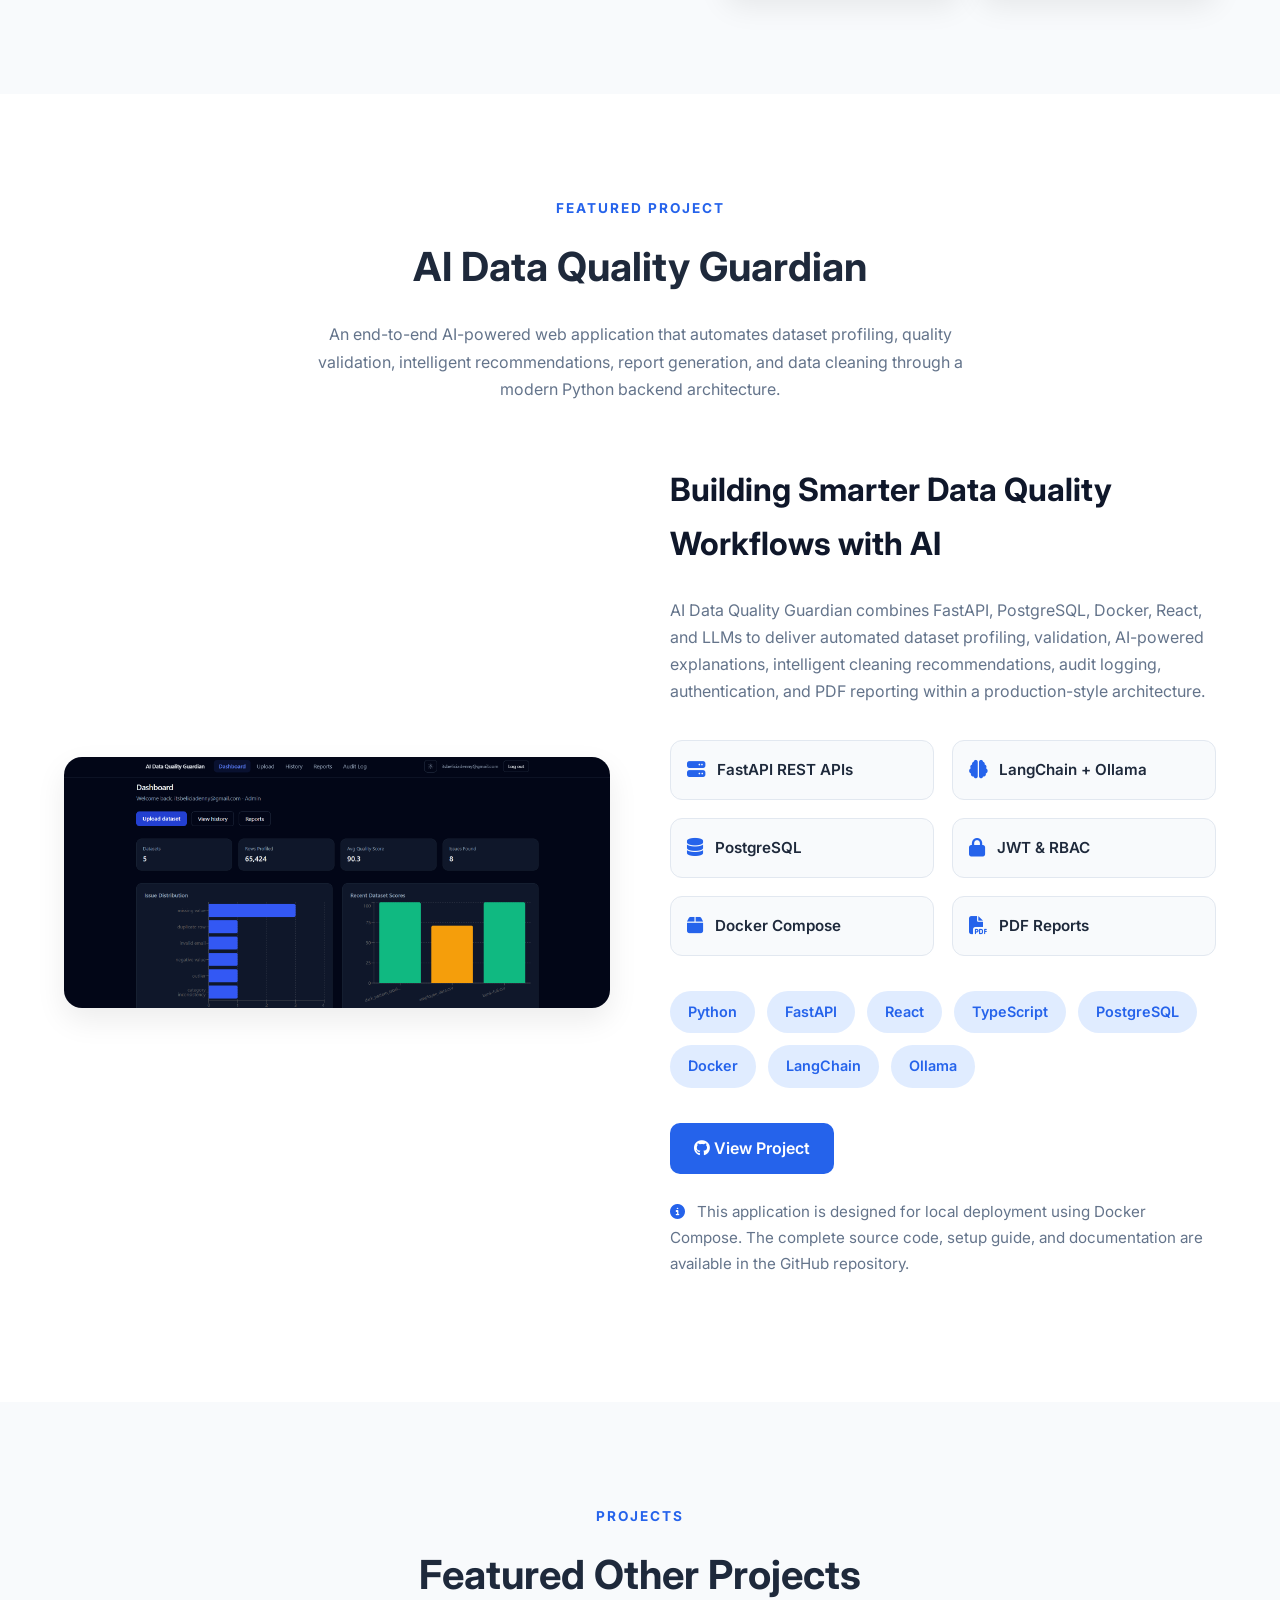
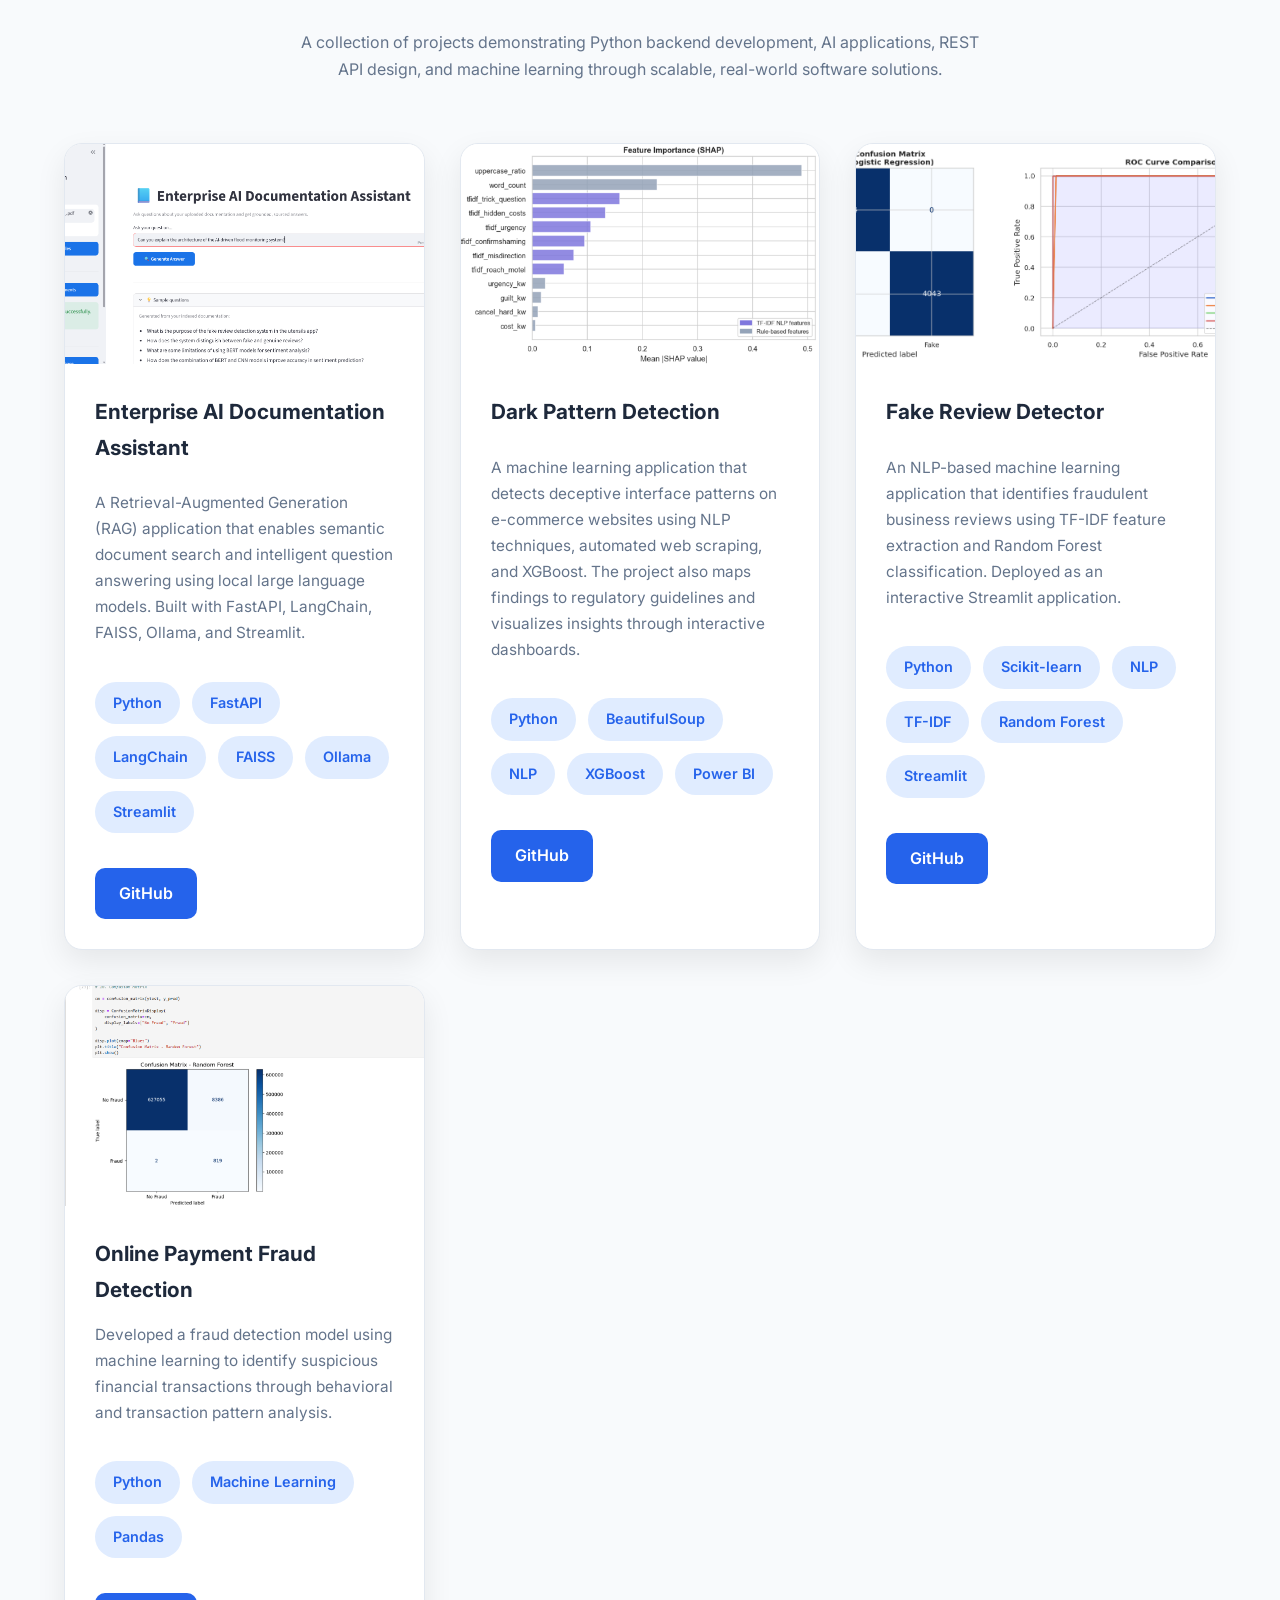
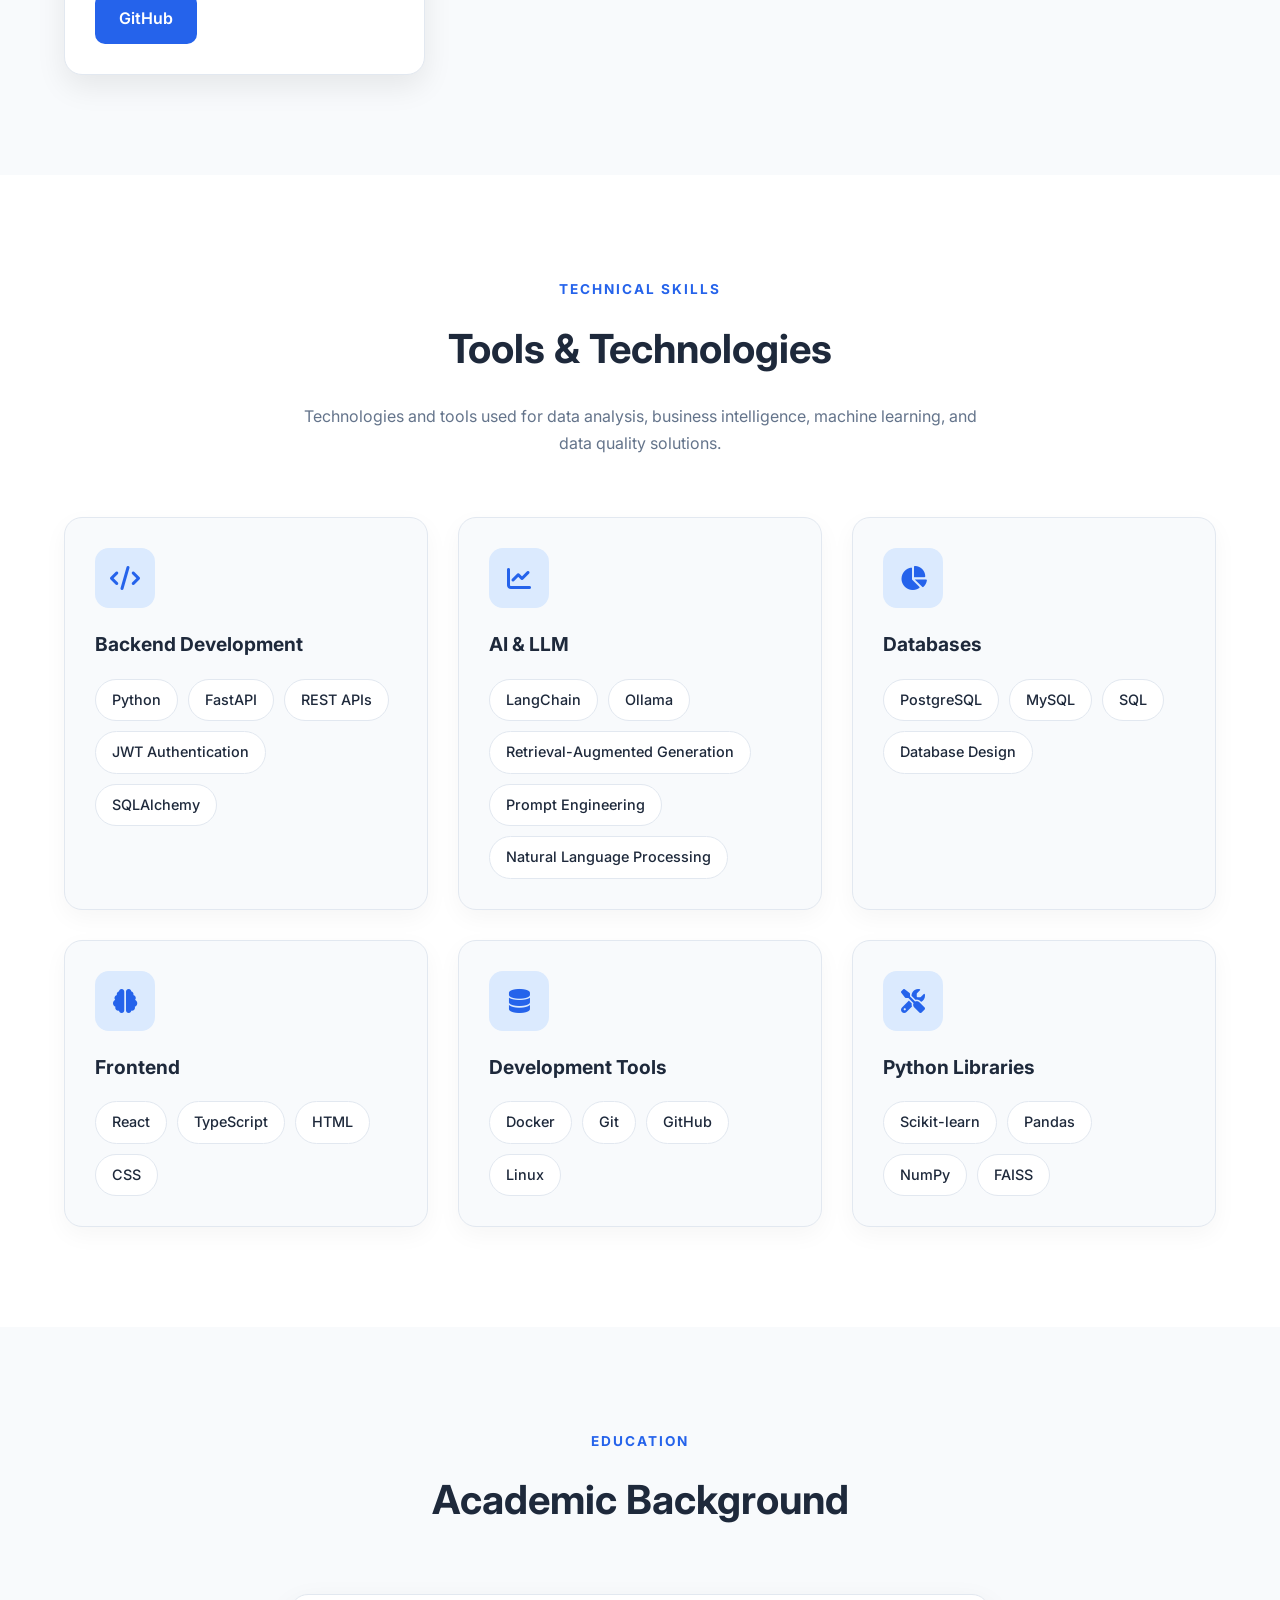
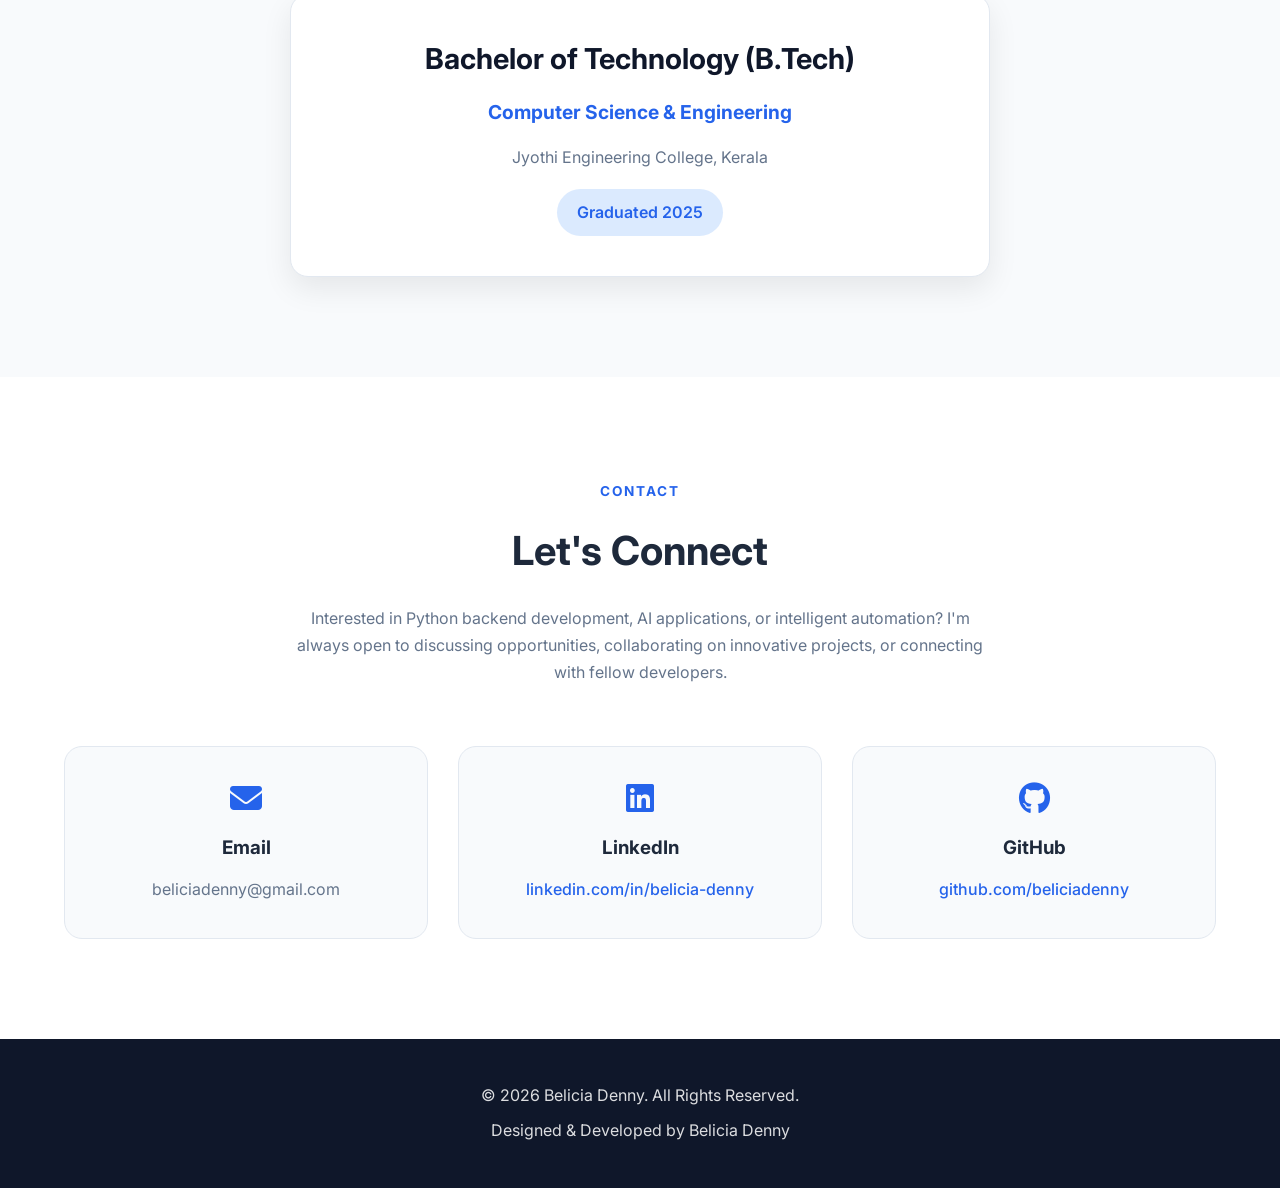
<file: python-ai/index.html>
<!DOCTYPE html>
<html lang="en">

<head>

    <meta charset="UTF-8">

    <meta name="viewport"
          content="width=device-width, initial-scale=1.0">

    <title>
        Belicia Denny | Python & AI Applications
    </title>

    <meta name="description"
content="Portfolio of Belicia Denny showcasing Python backend development, AI applications, FastAPI, LLM integration, and intelligent software solutions.">

    <link rel="icon"
          href="assets/images/favicon.png">

    <link rel="stylesheet"
          href="style.css">

    <link rel="preconnect"
          href="https://fonts.googleapis.com">

    <link rel="preconnect"
          href="https://fonts.gstatic.com"
          crossorigin>

    <link href="https://fonts.googleapis.com/css2?family=Inter:wght@300;400;500;600;700;800&display=swap"
          rel="stylesheet">

    <link rel="stylesheet"
          href="https://cdnjs.cloudflare.com/ajax/libs/font-awesome/6.5.2/css/all.min.css">

</head>

<body>

    <!-- ===================== NAVIGATION ===================== -->

<nav class="navbar">

    <div class="container">

        <a href="#" class="logo">

            Belicia Denny

        </a>

        <ul class="nav-links">
            <li><a href="../index.html">Home</a></li>

            <li><a href="#about">About</a></li>

            <li><a href="#featured-project">Featured Project</a></li>

            <li><a href="#projects">Projects</a></li>

            <li><a href="#skills">Skills</a></li>

            <li><a href="#contact">Contact</a></li>

        </ul>

    </div>

</nav>

<!-- ===================== HERO ===================== -->

<header class="hero">

<div class="container hero-container">

<div class="hero-left">

<span class="hero-tag">

PYTHON • AI • BACKEND DEVELOPMENT

</span>

<h1>

Belicia Denny

</h1>

<h2>

Python Backend Developer • AI Application Developer 

</h2>

<p>

I build intelligent backend applications using Python, FastAPI, and modern AI technologies. My projects combine APIs, databases, LLMs, and automation to solve real-world business problems through scalable software solutions.

</p>

<div class="hero-buttons">

<a href="#featured-project" class="btn">

View Featured Project

</a>

<a href="#projects" class="btn-outline">

View Projects

</a>

</div>

<div class="social-icons">

<a href="https://github.com/beliciadenny" target="_blank">

<i class="fab fa-github"></i>

</a>

<a href="https://linkedin.com/in/belicia-denny" target="_blank">

<i class="fab fa-linkedin"></i>

</a>

<a href="assets/Belicia_Denny_Btech2025_AII.pdf" target="_blank">
<i class="fas fa-file-arrow-down"></i>

</a>

</div>

</div>

<div class="hero-right">

<img src="assets/images/profile.jpeg"
alt="Belicia Denny">

</div>

</div>

</header>

    <!-- About -->

    <!-- ===================== ABOUT ===================== -->

<section id="about" class="about-section reveal">

    <div class="container">

        <div class="section-title">

            <span>ABOUT ME</span>

            <h2>Building Intelligent AI Applications</h2>

        </div>

        <div class="about-grid">

            <div class="about-text">

                <p>

                    I'm a Computer Science graduate passionate about building intelligent
                    software using Python and modern AI technologies. I enjoy designing backend
                    systems, developing REST APIs, and integrating large language models into
                    practical applications.

                </p>

                <p>

                    My work focuses on creating scalable AI-powered applications using FastAPI, PostgreSQL, React, and Docker. From Retrieval-Augmented Generation (RAG) systems to AI-assisted data quality platforms, I enjoy solving real-world problems through software.

                </p>

                <p>

                    I believe the best software combines clean architecture, automation, and great user experience. Every project I build aims to be practical, maintainable, and ready for real-world use.

                </p>

            </div>

            <div class="about-highlights">

                <div class="highlight-card">

                    <i class="fas fa-server"></i>

                    <h3>Backend Development</h3>

                    <p>

                        Building scalable REST APIs using FastAPI and Python.

                    </p>

                </div>

                <div class="highlight-card">

                    <i class="fas fa-robot"></i>

                    <h3>AI Applications</h3>

                    <p>

                        Developing intelligent applications powered by LLMs and LangChain.

                    </p>

                </div>

                <div class="highlight-card">

                    <i class="fas fa-database"></i>

                    <h3>Database Systems</h3>

                    <p>

                        Designing reliable data storage with PostgreSQL and SQLAlchemy.

                    </p>

                </div>

                <div class="highlight-card">

                    <i class="fas fa-code"></i>

                    <h3>Modern Development</h3>

                    <p>

                        Building full-stack applications with React, TypeScript and Docker.

                    </p>

                </div>

            </div>

        </div>

    </div>

</section>

    <!-- Featured Project -->

    <!-- ===================== FEATURED PROJECT ===================== -->

<section id="featured-project" class="featured-section reveal">

    <div class="container">

        <div class="section-title">

            <span>FEATURED PROJECT</span>

            <h2>AI Data Quality Guardian</h2>

            <p>

                An end-to-end AI-powered web application that automates dataset profiling, quality validation, intelligent recommendations, report generation, and data cleaning through a modern Python backend architecture.

            </p>

        </div>

        <div class="featured-project-card">

            <div class="featured-image">

                <img src="assets/images/data-quality-guardian.png"
                     alt="AI Data Quality Guardian">

            </div>

            <div class="featured-details">

                <h3>
                    Building Smarter Data Quality Workflows with AI
                </h3>

                <p>

                    AI Data Quality Guardian combines FastAPI, PostgreSQL, Docker, React, and LLMs to deliver automated dataset profiling, validation, AI-powered explanations, intelligent cleaning recommendations, audit logging, authentication, and PDF reporting within a production-style architecture.

                </p>

                <div class="feature-grid">

    <div class="feature-item">
        <i class="fas fa-server"></i>
        <span>FastAPI REST APIs</span>
    </div>

    <div class="feature-item">
        <i class="fas fa-brain"></i>
        <span>LangChain + Ollama</span>
    </div>

    <div class="feature-item">
        <i class="fas fa-database"></i>
        <span>PostgreSQL</span>
    </div>

    <div class="feature-item">
        <i class="fas fa-lock"></i>
        <span>JWT & RBAC</span>
    </div>

    <div class="feature-item">
        <i class="fas fa-box"></i>
        <span>Docker Compose</span>
    </div>

    <div class="feature-item">
        <i class="fas fa-file-pdf"></i>
        <span>PDF Reports</span>
    </div>

</div>

                <div class="tech-badges">

                    <span>Python</span>

                    <span>FastAPI</span>

                    <span>React</span>

                    <span>TypeScript</span>

                    <span>PostgreSQL</span>

                    <span>Docker</span>

                    <span>LangChain</span>

                    <span>Ollama</span>

                </div>

                <div class="project-buttons">

    <a href="https://github.com/beliciadenny/ai-data-quality-guardian"
       target="_blank"
       class="btn">

        <i class="fab fa-github"></i> View Project

    </a>

</div>
<p class="project-note">

    <i class="fas fa-info-circle"></i>

     This application is designed for local deployment using Docker Compose.
    The complete source code, setup guide, and documentation are available in the GitHub repository.

</p>
            </div>

        </div>

    </div>

</section>

    <!-- Projects -->

    <!-- ===================== PROJECTS ===================== -->

<section id="projects" class="projects-section reveal">

    <div class="container">

        <div class="section-title">

            <span>PROJECTS</span>

            <h2>Featured Other Projects</h2>

            <p>
                A collection of projects demonstrating Python backend development, AI applications, REST API design, and machine learning through scalable, real-world software solutions.
            </p>

        </div>

        <div class="projects-grid">

            <!-- Project 1 -->

            <div class="project-card">

                <img src="assets/images/ai-enterprice.png"
                     alt="Enterprise AI Documentation Assistant">

                <div class="project-content">

                    <h3>Enterprise AI Documentation Assistant</h3>

                    <p>

                        <p>
A Retrieval-Augmented Generation (RAG) application that enables semantic document search and intelligent question answering using local large language models. Built with FastAPI, LangChain, FAISS, Ollama, and Streamlit.
</p>

                    </p>

                    <div class="tech-badges">

                        <span>Python</span>
                        <span>FastAPI</span>
                        <span>LangChain</span>
                        <span>FAISS</span>
                        <span>Ollama</span>
                        <span>Streamlit</span>
                    </div>

                    <div class="project-buttons">

                        <a href="https://github.com/beliciadenny/enterprise-ai-documentation-assistant"
                           target="_blank"
                           class="btn">

                            GitHub

                        </a>

                    </div>

                </div>

            </div>

            <!-- Project 2 -->

            <div class="project-card">

                <img src="assets/images/dark-pattern.png"
                     alt="Dark Pattern Detection">

                <div class="project-content">

                    <h3>Dark Pattern Detection</h3>

                    <p>

                        <p>
A machine learning application that detects deceptive interface patterns on e-commerce websites using NLP techniques, automated web scraping, and XGBoost. The project also maps findings to regulatory guidelines and visualizes insights through interactive dashboards.
</p>

                    </p>

                    <div class="tech-badges">

                        <span>Python</span>
                        <span>BeautifulSoup</span>
                        <span>NLP</span>
                        <span>XGBoost</span>
                        <span>Power BI</span>

                    </div>

                    <div class="project-buttons">

                        <a href="https://github.com/beliciadenny/dark-pattern-detection"
                           target="_blank"
                           class="btn">

                            GitHub

                        </a>

                    </div>

                </div>

            </div>

            <!-- Project 3 -->

            <div class="project-card">

                <img src="assets/images/fake-review.png"
                     alt="Fake Review Detector">

                <div class="project-content">

                    <h3>Fake Review Detector</h3>

                    <p>

                        <p>
An NLP-based machine learning application that identifies fraudulent business reviews using TF-IDF feature extraction and Random Forest classification. Deployed as an interactive Streamlit application.
</p>

                    </p>

                    <div class="tech-badges">

                        <span>Python</span>
                        <span>Scikit-learn</span>
                        <span>NLP</span>
                        <span>TF-IDF</span>
                        <span>Random Forest</span>
                        <span>Streamlit</span>

                    </div>

                    <div class="project-buttons">

                        <a href="https://github.com/beliciadenny/Fake-Review-Detector"
                           target="_blank"
                           class="btn">

                            GitHub

                        </a>

                    </div>

                </div>

            </div>

            <!-- Project 4 -->

            <div class="project-card">

                <img src="assets/images/fraud-detection.png"
                     alt="Online Payment Fraud Detection">

                <div class="project-content">

                    <h3>Online Payment Fraud Detection</h3>

                    <p>

                        Developed a fraud detection model using machine
                        learning to identify suspicious financial
                        transactions through behavioral and transaction
                        pattern analysis.

                    </p>

                    <div class="tech-badges">

                        <span>Python</span>
                        <span>Machine Learning</span>
                        <span>Pandas</span>

                    </div>

                    <div class="project-buttons">

                        <a href="https://github.com/beliciadenny/Online_Payments_Fraud_Detection-MLProject"
                           target="_blank"
                           class="btn">

                            GitHub

                        </a>

                    </div>

                </div>

            </div>

        </div>

    </div>

</section>

    <!-- Skills -->

    <!-- ===================== SKILLS ===================== -->

<section id="skills" class="skills-section reveal">

    <div class="container">

        <div class="section-title">

            <span>TECHNICAL SKILLS</span>

            <h2>Tools & Technologies</h2>

            <p>

                Technologies and tools used for data analysis,
                business intelligence, machine learning,
                and data quality solutions.

            </p>

        </div>

        <div class="skills-grid">

            <!-- Skill Category 1 -->

            <div class="skill-card">

                <div class="skill-icon">

                    <i class="fas fa-code"></i>

                </div>

                <h3>Backend Development</h3>

                <div class="skill-tags">

                    <span>Python</span>
                    <span>FastAPI</span>
                    <span>REST APIs</span>
                    <span>JWT Authentication</span>
                    <span>SQLAlchemy</span>
                    

                </div>

            </div>

            <!-- Skill Category 2 -->

            <div class="skill-card">

                <div class="skill-icon">

                    <i class="fas fa-chart-line"></i>

                </div>

                <h3>AI & LLM</h3>

                <div class="skill-tags">

                    <span>LangChain</span>
                    <span>Ollama</span>
                    <span>Retrieval-Augmented Generation</span>
                    <span>Prompt Engineering</span>
                    <span>Natural Language Processing</span>

                </div>

            </div>

            <!-- Skill Category 3 -->

            <div class="skill-card">

                <div class="skill-icon">

                    <i class="fas fa-chart-pie"></i>

                </div>

                <h3>Databases</h3>

                <div class="skill-tags">

                    <span>PostgreSQL</span>
                    <span>MySQL</span>
                    <span>SQL</span>
                    <span>Database Design</span>
        

                </div>

            </div>

            <!-- Skill Category 4 -->

            <div class="skill-card">

                <div class="skill-icon">

                    <i class="fas fa-brain"></i>

                </div>

                <h3>Frontend</h3>

                <div class="skill-tags">

                    <span>React</span>
                    <span>TypeScript</span>
                    <span>HTML</span>
                    <span>CSS</span>
                    

                </div>

            </div>

            <!-- Skill Category 5 -->

            <div class="skill-card">

                <div class="skill-icon">

                    <i class="fas fa-database"></i>

                </div>

                <h3>Development Tools</h3>

                <div class="skill-tags">

                    <span>Docker</span>
                    <span>Git</span>
                    <span>GitHub</span>
                    <span>Linux</span>
                    

                </div>

            </div>

            <!-- Skill Category 6 -->

            <div class="skill-card">

                <div class="skill-icon">

                    <i class="fas fa-tools"></i>

                </div>

                <h3>Python Libraries</h3>

                <div class="skill-tags">

                    <span>Scikit-learn</span>
                    <span>Pandas</span>
                    <span>NumPy</span>
                    <span>FAISS</span>

                </div>

            </div>

        </div>

    </div>

</section>

    <!-- Education -->

    <!-- ===================== EDUCATION ===================== -->

<section id="education" class="education-section reveal">

    <div class="container">

        <div class="section-title">

            <span>EDUCATION</span>

            <h2>Academic Background</h2>

        </div>

        <div class="education-card">

            <h3>Bachelor of Technology (B.Tech)</h3>

            <h4>Computer Science & Engineering</h4>

            <p>

                Jyothi Engineering College, Kerala

            </p>

            <span class="education-year">

                Graduated 2025

            </span>

        </div>

    </div>

</section>

    <!-- Contact -->

    <!-- ===================== CONTACT ===================== -->

<section id="contact" class="contact-section reveal">

    <div class="container">

        <div class="section-title">

            <span>CONTACT</span>

            <h2>Let's Connect</h2>

            <p>

                <p>
Interested in Python backend development, AI applications, or intelligent automation? I'm always open to discussing opportunities, collaborating on innovative projects, or connecting with fellow developers.
</p>

            </p>

        </div>

        <div class="contact-grid">

            <div class="contact-card">

                <i class="fas fa-envelope"></i>

                <h3>Email</h3>

                <p>

                    beliciadenny@gmail.com

                </p>

            </div>

            <div class="contact-card">

                <i class="fab fa-linkedin"></i>

                <h3>LinkedIn</h3>

                <a href="https://linkedin.com/in/belicia-denny"
                   target="_blank">

                    linkedin.com/in/belicia-denny

                </a>

            </div>

            <div class="contact-card">

                <i class="fab fa-github"></i>

                <h3>GitHub</h3>

                <a href="https://github.com/beliciadenny"
                   target="_blank">

                    github.com/beliciadenny

                </a>

            </div>

        </div>

    </div>

</section>

    <!-- Footer -->

    <!-- ===================== FOOTER ===================== -->

<footer class="footer">

    <div class="container">

        <p>

            © 2026 Belicia Denny. All Rights Reserved.

        </p>

        <p>

            Designed & Developed by Belicia Denny

        </p>

    </div>

</footer>
    <button id="topBtn">

<i class="fas fa-arrow-up"></i>

</button>

    <script src="script.js"></script>

</body>

</html>
</file>
<file: style.css>
/*==================================================
  GLOBAL STYLES
==================================================*/

:root{

    --primary:#2563eb;
    --primary-dark:#1d4ed8;
    --secondary:#0f172a;

    --background:#f8fafc;
    --surface:#ffffff;

    --text:#1e293b;
    --text-light:#64748b;

    --border:#e2e8f0;

    --shadow-sm:0 8px 20px rgba(0,0,0,.06);
    --shadow:0 12px 30px rgba(0,0,0,.08);
    --shadow-lg:0 18px 45px rgba(0,0,0,.12);

    --radius:16px;
    --radius-sm:12px;
    --radius-lg:18px;

    --transition:.3s ease;

    --max-width:1200px;

}

*{

    margin:0;
    padding:0;
    box-sizing:border-box;

}

html{

    scroll-behavior:smooth;

}

body{

    font-family:'Inter',sans-serif;

    background:var(--background);

    color:var(--text);

    line-height:1.7;

}

img{

    width:100%;
    display:block;

}

a{

    text-decoration:none;

}

ul{

    list-style:none;

}

.container{

    width:90%;
    max-width:var(--max-width);

    margin:auto;

}

section{

    padding:100px 0;

}

/*==================================================
  SECTION TITLE
==================================================*/

.section-title{

    text-align:center;

    margin-bottom:60px;

}

.section-title span{

    color:var(--primary);

    font-weight:700;

    letter-spacing:2px;

    font-size:.85rem;

}

.section-title h2{

    margin-top:12px;

    font-size:2.5rem;

    font-weight:700;

}

.section-title p{

    max-width:700px;

    margin:20px auto 0;

    color:var(--text-light);

}

/*==================================================
  NAVIGATION
==================================================*/

.navbar{

    position:fixed;

    top:0;

    left:0;

    width:100%;

    background:#ffffffee;

    backdrop-filter:blur(12px);

    z-index:999;

    border-bottom:1px solid var(--border);

}

.navbar .container{

    display:flex;

    justify-content:space-between;

    align-items:center;

    height:80px;

}

.logo{

    color:var(--secondary);

    font-size:1.35rem;

    font-weight:700;

}

.nav-links{

    display:flex;

    gap:35px;

}

.nav-links a{

    color:var(--text);

    font-weight:500;

    transition:var(--transition);

    position:relative;

}
.nav-links a.active{

    color:var(--primary);

}

.nav-links a.active::after{

    content:"";

    position:absolute;

    bottom:-8px;

    left:0;

    width:100%;

    height:3px;

    background:var(--primary);

    border-radius:5px;

}

.nav-links a:hover{

    color:var(--primary);

}

/*==================================================
  HERO
==================================================*/

.hero{

    padding-top:180px;

    padding-bottom:120px;

    background:
    radial-gradient(circle at top right,#dbeafe 0%,transparent 45%),
    linear-gradient(180deg,#ffffff,#f8fafc);

}

.hero-container{

    display:grid;

    grid-template-columns:1.2fr .8fr;

    align-items:center;

    gap:70px;

}

.hero-tag{

    display:inline-block;

    padding:8px 18px;

    border-radius:999px;

    background:#dbeafe;

    color:var(--primary);

    font-size:.85rem;

    font-weight:700;

    letter-spacing:1px;

    margin-bottom:25px;

}

.hero h1{

    font-size:3.3rem;

    line-height:1.15;

    font-weight:700;

    margin-bottom:18px;

    color:var(--secondary);

}

.hero h2{

    font-size:1.45rem;

    color:var(--primary);

    font-weight:600;

    margin-bottom:28px;

}

.hero p{

    color:var(--text-light);

    max-width:620px;

    margin-bottom:40px;

    font-size:1.05rem;

}

.hero-right{

    display:flex;

    justify-content:center;

}

.hero-right img{

    width:300px;

    height:300px;

    object-fit:cover;

    border-radius:50%;

    border:8px solid white;

    box-shadow:var(--shadow);

}
.hero-text{

    display:flex;

    flex-direction:column;

    align-items:center;

    text-align:center;

}
/*==================================================
  PORTFOLIO SELECTOR
==================================================*/

.portfolio-selector{

    margin-top:55px;

    text-align:center;

}

.portfolio-selector h3{

    font-size:1.35rem;

    margin-bottom:35px;

    color:var(--secondary);

}

.portfolio-grid{

    display:grid;

    grid-template-columns:repeat(2,1fr);

    gap:30px;

    max-width:900px;

    margin:auto;

}

.portfolio-card{

    background:var(--surface);

    border:1px solid var(--border);

    border-radius:20px;

    padding:35px;

    text-decoration:none;

    color:inherit;

    transition:var(--transition);

    box-shadow:var(--shadow);

}

.portfolio-card:hover{

    transform:translateY(-10px);

    border-color:var(--primary);

    box-shadow:0 20px 45px rgba(37,99,235,.18);

}

.portfolio-icon{

    width:70px;

    height:70px;

    margin:0 auto 22px;

    border-radius:50%;

    background:#dbeafe;

    display:flex;

    justify-content:center;

    align-items:center;

}

.portfolio-icon i{

    font-size:30px;

    color:var(--primary);

}

.portfolio-card h4{

    font-size:1.4rem;

    margin-bottom:18px;

    color:var(--secondary);

}

.portfolio-card p{

    color:var(--text-light);

    line-height:1.7;

    margin-bottom:30px;

}

.portfolio-card span{

    color:var(--primary);

    font-weight:600;

    display:inline-flex;

    align-items:center;

    gap:8px;

}

/*==================================================
  SOCIAL ICONS
==================================================*/

.social-icons{

    display:flex;

    gap:18px;

}

.social-icons a{

    width:46px;

    height:46px;

    border-radius:50%;

    background:white;

    color:var(--primary);

    display:flex;

    justify-content:center;

    align-items:center;

    font-size:1.2rem;

    box-shadow:0 8px 18px rgba(0,0,0,.08);

    transition:var(--transition);

}

.social-icons a:hover{

    transform:translateY(-5px);

    background:var(--primary);

    color:white;

}
/*==================================================
  ABOUT SECTION
==================================================*/

.about-grid{

    display:grid;

    grid-template-columns:1.1fr .9fr;

    gap:60px;

    align-items:center;

}

.about-text p{

    margin-bottom:22px;

    color:var(--text-light);

    font-size:1.05rem;

}

.about-note{

    margin-top:18px;

    font-style:italic;

    color:var(--text-light);

}
.about-image{

    display:flex;

    justify-content:center;

    align-items:flex-start;

}

.about-image img{

    width:280px;

    max-width:100%;

    border-radius:18px;

    object-fit:cover;

    box-shadow:var(--shadow);

}
.about-highlights{

    display:grid;

    grid-template-columns:repeat(2,1fr);

    gap:20px;

}

.highlight-card{

    background:white;

    padding:28px;

    border-radius:var(--radius);

    box-shadow:var(--shadow);

    transition:var(--transition);

    border:1px solid var(--border);

}

.highlight-card:hover{

    transform:translateY(-8px);

}

.highlight-card i{

    font-size:2rem;

    color:var(--primary);

    margin-bottom:18px;

}

.highlight-card h3{

    margin-bottom:12px;

    font-size:1.15rem;

}

.highlight-card p{

    color:var(--text-light);

    font-size:.95rem;

}

/*==================================================
  FEATURED PROJECT
==================================================*/

.featured-section{

    background:white;

}

.featured-project-card{

    display:grid;

    grid-template-columns:1fr 1fr;

    gap:60px;

    align-items:center;

    margin-top:50px;

}

.featured-image img{

    border-radius:var(--radius);

    box-shadow:var(--shadow);

}

.featured-details h3{

    font-size:2rem;

    margin-bottom:25px;

    color:var(--secondary);

}

.featured-details p{

    color:var(--text-light);

    margin-bottom:25px;

}

/*==================================================
  FEATURE GRID
==================================================*/

.feature-grid{

    display:grid;

    grid-template-columns:repeat(2,1fr);

    gap:18px;

    margin:35px 0;

}

.feature-item{

    display:flex;

    align-items:center;

    gap:12px;

    padding:16px;

    border-radius:var(--radius-sm);

    background:#f8fafc;

    border:1px solid var(--border);

}

.feature-item i{

    color:var(--primary);

    font-size:1.15rem;

}

.feature-item span{

    font-weight:600;

    font-size:.95rem;

}

/*==================================================
  TECH BADGES
==================================================*/

.tech-badges{

    display:flex;

    flex-wrap:wrap;

    gap:12px;

    margin:35px 0;

}

.tech-badges span{

    background:#e0ecff;

    color:var(--primary);

    padding:9px 18px;

    border-radius:999px;

    font-size:.9rem;

    font-weight:600;

}

.project-note{

    margin-top:25px;

    color:var(--text-light);

    font-size:.95rem;

}

.project-note i{

    color:var(--primary);

    margin-right:8px;

}

/*==================================================
  PROJECTS
==================================================*/

.projects-section{

    background:#f8fafc;

}

.projects-grid{

    display:grid;

    grid-template-columns:repeat(auto-fit,minmax(330px,1fr));

    gap:35px;

    margin-top:60px;

}

.project-card{

    background:white;

    border-radius:var(--radius);

    overflow:hidden;

    box-shadow:var(--shadow);

    transition:var(--transition);

    border:1px solid var(--border);

}

.project-card:hover{

    transform:translateY(-10px);

}

.project-card img{

    width:100%;

    height:220px;

    object-fit:cover;

}

.project-content{

    padding:30px;

}

.project-content h3{

    margin-bottom:15px;

    font-size:1.3rem;

}

.project-content p{

    color:var(--text-light);

    margin-bottom:25px;

    font-size:.96rem;

}

.project-buttons{

    display:flex;

    gap:15px;

    flex-wrap:wrap;

}

.project-buttons .btn{

    padding:12px 24px;

}
/*==================================================
  SKILLS
==================================================*/

.skills-section{

    background:white;

}

.skills-grid{

    display:grid;

    grid-template-columns:repeat(auto-fit,minmax(280px,1fr));

    gap:36px;

    margin-top:60px;

}

.skill-card{

    background:var(--surface);

    border:1px solid var(--border);

    border-radius:var(--radius);

    padding:32px;

    box-shadow:var(--shadow-sm);

    transition:var(--transition);

}

.skill-card:hover{

    transform:translateY(-8px);

    box-shadow:var(--shadow-lg);

    border-color:var(--primary);

}

.skill-icon{

    width:64px;

    height:64px;

    margin-bottom:24px;

    background:#eef4ff;

    color:var(--primary);

    font-size:1.6rem;

}

.skill-card h3{

    margin-bottom:18px;

    font-size:1.2rem;

}

.skill-tags{

    display:flex;

    flex-wrap:wrap;

    gap:10px;

}

.skill-tags span{

    background:#eef4ff;

    color:var(--primary);

    border:1px solid #d7e6ff;

    padding:8px 16px;

    border-radius:999px;

    font-size:.9rem;

    font-weight:600;

    transition:var(--transition);

}
.skill-tags span:hover{

    background:var(--primary);

    color:#fff;

}

/*==================================================
  EDUCATION
==================================================*/

.education-section{

    background:#f8fafc;

}

.education-card{

    max-width:700px;

    margin:auto;

    background:white;

    border-radius:var(--radius);

    padding:40px;

    text-align:center;

    box-shadow:var(--shadow);

    border:1px solid var(--border);

}

.education-card h3{

    font-size:1.8rem;

    color:var(--secondary);

    margin-bottom:12px;

}

.education-card h4{

    color:var(--primary);

    margin-bottom:15px;

    font-size:1.2rem;

}

.education-card p{

    color:var(--text-light);

    margin-bottom:18px;

}

.education-year{

    display:inline-block;

    background:#dbeafe;

    color:var(--primary);

    padding:10px 20px;

    border-radius:999px;

    font-weight:600;

}




/*==================================================
  RESPONSIVE
==================================================*/

@media(max-width:992px){

.hero-container{

grid-template-columns:1fr;

text-align:center;

}

.hero p{

margin:auto auto 35px;

}

.hero-buttons{

justify-content:center;

}

.social-icons{

justify-content:center;

}

.hero-right{

margin-top:50px;

}

.hero-right img{

width:280px;

height:280px;

}

.about-grid{

grid-template-columns:1fr;

}

.featured-project-card{

grid-template-columns:1fr;

}

.section-title h2{

font-size:2rem;

}

.hero h1{

font-size:3rem;

}

}

@media(max-width:768px){

.navbar .container{

flex-direction:column;

height:auto;

padding:20px 0;

}

.nav-links{

flex-wrap:wrap;

justify-content:center;

gap:18px;

margin-top:15px;

}

.hero{

padding-top:200px;

}

.hero h1{

font-size:2.4rem;

}

.hero h2{

font-size:1.2rem;

}

.hero-buttons{

flex-direction:column;

}

.hero-buttons a{

width:100%;

text-align:center;

}

.about-highlights{

grid-template-columns:1fr;

}

.feature-grid{

grid-template-columns:1fr;

}

.project-buttons{

flex-direction:column;

}

.project-buttons a{

width:100%;

text-align:center;

}

.section-title h2{

font-size:1.8rem;

}
.portfolio-grid{

    grid-template-columns:1fr;

}
}

@media(max-width:480px){

.container{

width:92%;

}

.hero{

padding-top:190px;

}

.hero h1{

font-size:2rem;

}

.hero-right img{

width:220px;

height:220px;

}

.section-title h2{

font-size:1.6rem;

}

.project-content{

padding:22px;

}

.skill-card{

padding:24px;

}

.education-card{

padding:28px;

}

.contact-card{

padding:28px;

}

}
/*=========================================
SCROLL ANIMATION
=========================================*/

.reveal{

    opacity:0;

    transform:translateY(60px);

    transition:all .8s ease;

}

.reveal.active{

    opacity:1;

    transform:translateY(0);

}
/*=========================================
BACK TO TOP
=========================================*/

#topBtn{

    position:fixed;

    bottom:35px;

    right:35px;

    width:52px;

    height:52px;

    border:none;

    border-radius:50%;

    background:var(--primary);

    color:white;

    font-size:18px;

    cursor:pointer;

    display:none;

    box-shadow:var(--shadow);

    transition:.3s;

    z-index:999;

}

#topBtn:hover{

    background:var(--primary-dark);

    transform:translateY(-4px);

}
/* ================= WHY TWO PORTFOLIOS ================= */

.why-grid{
    display:grid;
    grid-template-columns:repeat(auto-fit,minmax(320px,1fr));
    gap:30px;
    margin-top:60px;
}

.why-card{
    background:#fff;
    border-radius:var(--radius);
    padding:35px 30px;
    box-shadow:var(--shadow);
    transition:var(--transition);
    text-align:center;
}

.why-card:hover{
    transform:translateY(-8px);
    box-shadow:var(--shadow-lg);
}

.why-icon{
    width:75px;
    height:75px;
    margin:0 auto 20px;
    border-radius:50%;
    background:var(--primary-light);
    display:flex;
    align-items:center;
    justify-content:center;
}

.why-icon i{
    font-size:30px;
    color:var(--primary);
}

.why-card h3{
    margin-bottom:15px;
    font-size:1.4rem;
}

.why-card p{

    color:var(--text-light);

    line-height:1.8;

}
/* ================= CONTACT ================= */

.contact-grid{

    display:grid;

    grid-template-columns:repeat(auto-fit,minmax(280px,1fr));

    gap:30px;

    margin-top:60px;

}

.contact-card{

    background:var(--surface);

    border-radius:var(--radius);

    padding:35px;

    text-align:center;

    text-decoration:none;

    color:var(--text);

    box-shadow:var(--shadow);

    transition:var(--transition);

}

}

.contact-card:hover{

    transform:translateY(-8px);

    box-shadow:var(--shadow-lg);

}

}

.contact-card i{

    font-size:34px;

    color:var(--primary);

    margin-bottom:20px;

}

.contact-card h3{

    margin-bottom:10px;

}

.contact-card p{

    color:var(--text-light);

    font-size:.95rem;

}
.contact-card a{

    color:var(--primary);

    text-decoration:none;

    font-weight:500;

    word-break:break-word;

}

.contact-card a:hover{

    text-decoration:underline;

}
/* ================= FOOTER ================= */

footer{

    background:#111827;

    color:#fff;

    text-align:center;

    padding:70px 0 35px;

}

.footer-content h3{

    font-size:2rem;

    margin-bottom:10px;

}

.footer-content>p{

    color:#cbd5e1;

}

.footer-links{

    margin:35px 0;

}

.footer-links a{

    color:#fff;

    text-decoration:none;

    margin:0 18px;

    transition:var(--transition);

}

.footer-links a:hover{

    color:#818cf8;

}

.footer-social{

    margin-bottom:30px;

}

.footer-social a{

    color:#fff;

    font-size:24px;

    margin:0 15px;

    transition:var(--transition);

}

.footer-social a:hover{

    color:#818cf8;

}

.copyright{

    margin-top:25px;

    color:#94a3b8;

    font-size:.9rem;

}
/* Navbar while scrolling */

.navbar.scrolled{

    background:#ffffff;

    box-shadow:0 8px 25px rgba(0,0,0,.08);

    transition:var(--transition);

}
</file>
<file: data-analytics/style.css>
/*==================================================
  GLOBAL STYLES
==================================================*/

:root{

    --primary:#2563eb;
    --primary-dark:#1d4ed8;
    --secondary:#0f172a;

    --background:#f8fafc;
    --surface:#ffffff;

    --text:#1e293b;
    --text-light:#64748b;

    --border:#e2e8f0;

    --shadow:0 12px 30px rgba(0,0,0,.08);

    --radius:16px;

    --transition:.3s ease;

    --max-width:1200px;

}

*{

    margin:0;
    padding:0;
    box-sizing:border-box;

}

html{

    scroll-behavior:smooth;

}

body{

    font-family:'Inter',sans-serif;

    background:var(--background);

    color:var(--text);

    line-height:1.7;

}

img{

    width:100%;
    display:block;

}

a{

    text-decoration:none;

}

ul{

    list-style:none;

}

.container{

    width:90%;
    max-width:var(--max-width);

    margin:auto;

}

section{

    padding:100px 0;

}

/*==================================================
  SECTION TITLE
==================================================*/

.section-title{

    text-align:center;

    margin-bottom:60px;

}

.section-title span{

    color:var(--primary);

    font-weight:700;

    letter-spacing:2px;

    font-size:.85rem;

}

.section-title h2{

    margin-top:12px;

    font-size:2.5rem;

    font-weight:700;

}

.section-title p{

    max-width:700px;

    margin:20px auto 0;

    color:var(--text-light);

}

/*==================================================
  NAVIGATION
==================================================*/

.navbar{

    position:fixed;

    top:0;

    left:0;

    width:100%;

    background:#ffffffee;

    backdrop-filter:blur(12px);

    z-index:999;

    border-bottom:1px solid var(--border);

}

.navbar .container{

    display:flex;

    justify-content:space-between;

    align-items:center;

    height:80px;

}

.logo{

    color:var(--secondary);

    font-size:1.35rem;

    font-weight:700;

}

.nav-links{

    display:flex;

    gap:35px;

}

.nav-links a{

    color:var(--text);

    font-weight:500;

    transition:var(--transition);

    position:relative;

}
.nav-links a.active{

    color:var(--primary);

}

.nav-links a.active::after{

    content:"";

    position:absolute;

    bottom:-8px;

    left:0;

    width:100%;

    height:3px;

    background:var(--primary);

    border-radius:5px;

}

.nav-links a:hover{

    color:var(--primary);

}

/*==================================================
  HERO
==================================================*/

.hero{

    padding-top:180px;

    padding-bottom:120px;

    background:
    radial-gradient(circle at top right,#dbeafe 0%,transparent 45%),
    linear-gradient(180deg,#ffffff,#f8fafc);

}

.hero-container{

    display:grid;

    grid-template-columns:1.2fr .8fr;

    align-items:center;

    gap:70px;

}

.hero-tag{

    display:inline-block;

    padding:8px 18px;

    border-radius:999px;

    background:#dbeafe;

    color:var(--primary);

    font-size:.85rem;

    font-weight:700;

    letter-spacing:1px;

    margin-bottom:25px;

}

.hero h1{

    font-size:4rem;

    line-height:1.1;

    margin-bottom:18px;

    color:var(--secondary);

}

.hero h2{

    font-size:1.45rem;

    color:var(--primary);

    font-weight:600;

    margin-bottom:28px;

}

.hero p{

    color:var(--text-light);

    max-width:620px;

    margin-bottom:40px;

    font-size:1.05rem;

}

.hero-right{

    display:flex;

    justify-content:center;

}

.hero-right img{

    width:360px;

    height:360px;

    object-fit:cover;

    border-radius:50%;

    border:8px solid white;

    box-shadow:var(--shadow);

}

/*==================================================
  BUTTONS
==================================================*/

.hero-buttons{

    display:flex;

    gap:20px;

    margin-bottom:40px;

}

.btn{

    background:var(--primary);

    color:white;

    padding:14px 28px;

    border-radius:10px;

    transition:var(--transition);

    font-weight:600;

    display:inline-block;

}

.btn:hover{

    background:var(--primary-dark);

    transform:translateY(-2px);

}

.btn-outline{

    border:2px solid var(--primary);

    color:var(--primary);

    padding:12px 28px;

    border-radius:10px;

    transition:var(--transition);

    font-weight:600;

    display:inline-block;

}

.btn-outline:hover{

    background:var(--primary);

    color:white;

}

/*==================================================
  SOCIAL ICONS
==================================================*/

.social-icons{

    display:flex;

    gap:18px;

}

.social-icons a{

    width:46px;

    height:46px;

    border-radius:50%;

    background:white;

    color:var(--primary);

    display:flex;

    justify-content:center;

    align-items:center;

    font-size:1.2rem;

    box-shadow:0 8px 18px rgba(0,0,0,.08);

    transition:var(--transition);

}

.social-icons a:hover{

    transform:translateY(-5px);

    background:var(--primary);

    color:white;

}
/*==================================================
  ABOUT SECTION
==================================================*/

.about-grid{

    display:grid;

    grid-template-columns:1.1fr .9fr;

    gap:60px;

    align-items:center;

}

.about-text p{

    margin-bottom:22px;

    color:var(--text-light);

    font-size:1.05rem;

}

.about-highlights{

    display:grid;

    grid-template-columns:repeat(2,1fr);

    gap:20px;

}

.highlight-card{

    background:white;

    padding:28px;

    border-radius:var(--radius);

    box-shadow:var(--shadow);

    transition:var(--transition);

    border:1px solid var(--border);

}

.highlight-card:hover{

    transform:translateY(-8px);

}

.highlight-card i{

    font-size:2rem;

    color:var(--primary);

    margin-bottom:18px;

}

.highlight-card h3{

    margin-bottom:12px;

    font-size:1.15rem;

}

.highlight-card p{

    color:var(--text-light);

    font-size:.95rem;

}

/*==================================================
  FEATURED PROJECT
==================================================*/

.featured-section{

    background:white;

}

.featured-project-card{

    display:grid;

    grid-template-columns:1fr 1fr;

    gap:60px;

    align-items:center;

    margin-top:50px;

}

.featured-image img{

    border-radius:18px;

    box-shadow:var(--shadow);

}

.featured-details h3{

    font-size:2rem;

    margin-bottom:25px;

    color:var(--secondary);

}

.featured-details p{

    color:var(--text-light);

    margin-bottom:25px;

}

/*==================================================
  FEATURE GRID
==================================================*/

.feature-grid{

    display:grid;

    grid-template-columns:repeat(2,1fr);

    gap:18px;

    margin:35px 0;

}

.feature-item{

    display:flex;

    align-items:center;

    gap:12px;

    padding:16px;

    border-radius:12px;

    background:#f8fafc;

    border:1px solid var(--border);

}

.feature-item i{

    color:var(--primary);

    font-size:1.15rem;

}

.feature-item span{

    font-weight:600;

    font-size:.95rem;

}

/*==================================================
  TECH BADGES
==================================================*/

.tech-badges{

    display:flex;

    flex-wrap:wrap;

    gap:12px;

    margin:35px 0;

}

.tech-badges span{

    background:#e0ecff;

    color:var(--primary);

    padding:9px 18px;

    border-radius:999px;

    font-size:.9rem;

    font-weight:600;

}

.project-note{

    margin-top:25px;

    color:var(--text-light);

    font-size:.95rem;

}

.project-note i{

    color:var(--primary);

    margin-right:8px;

}

/*==================================================
  PROJECTS
==================================================*/

.projects-section{

    background:#f8fafc;

}

.projects-grid{

    display:grid;

    grid-template-columns:repeat(auto-fit,minmax(330px,1fr));

    gap:35px;

    margin-top:60px;

}

.project-card{

    background:white;

    border-radius:18px;

    overflow:hidden;

    box-shadow:var(--shadow);

    transition:var(--transition);

    border:1px solid var(--border);

}

.project-card:hover{

    transform:translateY(-10px);

}

.project-card img{

    width:100%;

    height:220px;

    object-fit:cover;

}

.project-content{

    padding:30px;

}

.project-content h3{

    margin-bottom:15px;

    font-size:1.3rem;

}

.project-content p{

    color:var(--text-light);

    margin-bottom:25px;

    font-size:.96rem;

}

.project-buttons{

    display:flex;

    gap:15px;

    flex-wrap:wrap;

}

.project-buttons .btn{

    padding:12px 24px;

}
/*==================================================
  SKILLS
==================================================*/

.skills-section{

    background:white;

}

.skills-grid{

    display:grid;

    grid-template-columns:repeat(auto-fit,minmax(280px,1fr));

    gap:30px;

    margin-top:60px;

}

.skill-card{

    background:#f8fafc;

    border:1px solid var(--border);

    border-radius:18px;

    padding:30px;

    transition:var(--transition);

    box-shadow:0 8px 24px rgba(0,0,0,.04);

}

.skill-card:hover{

    transform:translateY(-8px);

    box-shadow:var(--shadow);

}

.skill-icon{

    width:60px;

    height:60px;

    border-radius:14px;

    background:#dbeafe;

    color:var(--primary);

    display:flex;

    justify-content:center;

    align-items:center;

    font-size:1.5rem;

    margin-bottom:20px;

}

.skill-card h3{

    margin-bottom:18px;

    font-size:1.2rem;

}

.skill-tags{

    display:flex;

    flex-wrap:wrap;

    gap:10px;

}

.skill-tags span{

    background:white;

    border:1px solid var(--border);

    border-radius:999px;

    padding:8px 16px;

    font-size:.9rem;

    font-weight:500;

}

/*==================================================
  EDUCATION
==================================================*/

.education-section{

    background:#f8fafc;

}

.education-card{

    max-width:700px;

    margin:auto;

    background:white;

    border-radius:18px;

    padding:40px;

    text-align:center;

    box-shadow:var(--shadow);

    border:1px solid var(--border);

}

.education-card h3{

    font-size:1.8rem;

    color:var(--secondary);

    margin-bottom:12px;

}

.education-card h4{

    color:var(--primary);

    margin-bottom:15px;

    font-size:1.2rem;

}

.education-card p{

    color:var(--text-light);

    margin-bottom:18px;

}

.education-year{

    display:inline-block;

    background:#dbeafe;

    color:var(--primary);

    padding:10px 20px;

    border-radius:999px;

    font-weight:600;

}

/*==================================================
  CONTACT
==================================================*/

.contact-section{

    background:white;

}

.contact-grid{

    display:grid;

    grid-template-columns:repeat(auto-fit,minmax(260px,1fr));

    gap:30px;

    margin-top:60px;

}

.contact-card{

    background:#f8fafc;

    border:1px solid var(--border);

    border-radius:18px;

    padding:35px;

    text-align:center;

    transition:var(--transition);

}

.contact-card:hover{

    transform:translateY(-8px);

    box-shadow:var(--shadow);

}

.contact-card i{

    font-size:2rem;

    color:var(--primary);

    margin-bottom:18px;

}

.contact-card h3{

    margin-bottom:12px;

}

.contact-card p{

    color:var(--text-light);

}

.contact-card a{

    color:var(--primary);

    font-weight:500;

    word-break:break-word;

}

.contact-card a:hover{

    text-decoration:underline;

}

/*==================================================
  FOOTER
==================================================*/

.footer{

    background:var(--secondary);

    color:white;

    padding:35px 0;

    text-align:center;

}

.footer p{

    opacity:.85;

    margin:8px 0;

}

/*==================================================
  RESPONSIVE
==================================================*/

@media(max-width:992px){

.hero-container{

grid-template-columns:1fr;

text-align:center;

}

.hero p{

margin:auto auto 35px;

}

.hero-buttons{

justify-content:center;

}

.social-icons{

justify-content:center;

}

.hero-right{

margin-top:50px;

}

.hero-right img{

width:280px;

height:280px;

}

.about-grid{

grid-template-columns:1fr;

}

.featured-project-card{

grid-template-columns:1fr;

}

.section-title h2{

font-size:2rem;

}

.hero h1{

font-size:3rem;

}

}

@media(max-width:768px){

.navbar .container{

flex-direction:column;

height:auto;

padding:20px 0;

}

.nav-links{

flex-wrap:wrap;

justify-content:center;

gap:18px;

margin-top:15px;

}

.hero{

padding-top:200px;

}

.hero h1{

font-size:2.4rem;

}

.hero h2{

font-size:1.2rem;

}

.hero-buttons{

flex-direction:column;

}

.hero-buttons a{

width:100%;

text-align:center;

}

.about-highlights{

grid-template-columns:1fr;

}

.feature-grid{

grid-template-columns:1fr;

}

.project-buttons{

flex-direction:column;

}

.project-buttons a{

width:100%;

text-align:center;

}

.section-title h2{

font-size:1.8rem;

}

}

@media(max-width:480px){

.container{

width:92%;

}

.hero{

padding-top:190px;

}

.hero h1{

font-size:2rem;

}

.hero-right img{

width:220px;

height:220px;

}

.section-title h2{

font-size:1.6rem;

}

.project-content{

padding:22px;

}

.skill-card{

padding:24px;

}

.education-card{

padding:28px;

}

.contact-card{

padding:28px;

}

}
/*=========================================
SCROLL ANIMATION
=========================================*/

.reveal{

    opacity:0;

    transform:translateY(60px);

    transition:all .8s ease;

}

.reveal.active{

    opacity:1;

    transform:translateY(0);

}
/*=========================================
BACK TO TOP
=========================================*/

#topBtn{

    position:fixed;

    bottom:35px;

    right:35px;

    width:52px;

    height:52px;

    border:none;

    border-radius:50%;

    background:var(--primary);

    color:white;

    font-size:18px;

    cursor:pointer;

    display:none;

    box-shadow:var(--shadow);

    transition:.3s;

    z-index:999;

}

#topBtn:hover{

    background:var(--primary-dark);

    transform:translateY(-4px);

}
</file>
<file: python-ai/style.css>
/*==================================================
  GLOBAL STYLES
==================================================*/

:root{

    --primary:#2563eb;
    --primary-dark:#1d4ed8;
    --secondary:#0f172a;

    --background:#f8fafc;
    --surface:#ffffff;

    --text:#1e293b;
    --text-light:#64748b;

    --border:#e2e8f0;

    --shadow:0 12px 30px rgba(0,0,0,.08);

    --radius:16px;

    --transition:.3s ease;

    --max-width:1200px;

}

*{

    margin:0;
    padding:0;
    box-sizing:border-box;

}

html{

    scroll-behavior:smooth;

}

body{

    font-family:'Inter',sans-serif;

    background:var(--background);

    color:var(--text);

    line-height:1.7;

}

img{

    width:100%;
    display:block;

}

a{

    text-decoration:none;

}

ul{

    list-style:none;

}

.container{

    width:90%;
    max-width:var(--max-width);

    margin:auto;

}

section{

    padding:100px 0;

}

/*==================================================
  SECTION TITLE
==================================================*/

.section-title{

    text-align:center;

    margin-bottom:60px;

}

.section-title span{

    color:var(--primary);

    font-weight:700;

    letter-spacing:2px;

    font-size:.85rem;

}

.section-title h2{

    margin-top:12px;

    font-size:2.5rem;

    font-weight:700;

}

.section-title p{

    max-width:700px;

    margin:20px auto 0;

    color:var(--text-light);

}

/*==================================================
  NAVIGATION
==================================================*/

.navbar{

    position:fixed;

    top:0;

    left:0;

    width:100%;

    background:#ffffffee;

    backdrop-filter:blur(12px);

    z-index:999;

    border-bottom:1px solid var(--border);

}

.navbar .container{

    display:flex;

    justify-content:space-between;

    align-items:center;

    height:80px;

}

.logo{

    color:var(--secondary);

    font-size:1.35rem;

    font-weight:700;

}

.nav-links{

    display:flex;

    gap:35px;

}

.nav-links a{

    color:var(--text);

    font-weight:500;

    transition:var(--transition);

    position:relative;

}
.nav-links a.active{

    color:var(--primary);

}

.nav-links a.active::after{

    content:"";

    position:absolute;

    bottom:-8px;

    left:0;

    width:100%;

    height:3px;

    background:var(--primary);

    border-radius:5px;

}

.nav-links a:hover{

    color:var(--primary);

}

/*==================================================
  HERO
==================================================*/

.hero{

    padding-top:180px;

    padding-bottom:120px;

    background:
    radial-gradient(circle at top right,#dbeafe 0%,transparent 45%),
    linear-gradient(180deg,#ffffff,#f8fafc);

}

.hero-container{

    display:grid;

    grid-template-columns:1.2fr .8fr;

    align-items:center;

    gap:70px;

}

.hero-tag{

    display:inline-block;

    padding:8px 18px;

    border-radius:999px;

    background:#dbeafe;

    color:var(--primary);

    font-size:.85rem;

    font-weight:700;

    letter-spacing:1px;

    margin-bottom:25px;

}

.hero h1{

    font-size:4rem;

    line-height:1.1;

    margin-bottom:18px;

    color:var(--secondary);

}

.hero h2{

    font-size:1.45rem;

    color:var(--primary);

    font-weight:600;

    margin-bottom:28px;

}

.hero p{

    color:var(--text-light);

    max-width:620px;

    margin-bottom:40px;

    font-size:1.05rem;

}

.hero-right{

    display:flex;

    justify-content:center;

}

.hero-right img{

    width:360px;

    height:360px;

    object-fit:cover;

    border-radius:50%;

    border:8px solid white;

    box-shadow:var(--shadow);

}

/*==================================================
  BUTTONS
==================================================*/

.hero-buttons{

    display:flex;

    gap:20px;

    margin-bottom:40px;

}

.btn{

    background:var(--primary);

    color:white;

    padding:14px 28px;

    border-radius:10px;

    transition:var(--transition);

    font-weight:600;

    display:inline-block;

}

.btn:hover{

    background:var(--primary-dark);

    transform:translateY(-2px);

}

.btn-outline{

    border:2px solid var(--primary);

    color:var(--primary);

    padding:12px 28px;

    border-radius:10px;

    transition:var(--transition);

    font-weight:600;

    display:inline-block;

}

.btn-outline:hover{

    background:var(--primary);

    color:white;

}

/*==================================================
  SOCIAL ICONS
==================================================*/

.social-icons{

    display:flex;

    gap:18px;

}

.social-icons a{

    width:46px;

    height:46px;

    border-radius:50%;

    background:white;

    color:var(--primary);

    display:flex;

    justify-content:center;

    align-items:center;

    font-size:1.2rem;

    box-shadow:0 8px 18px rgba(0,0,0,.08);

    transition:var(--transition);

}

.social-icons a:hover{

    transform:translateY(-5px);

    background:var(--primary);

    color:white;

}
/*==================================================
  ABOUT SECTION
==================================================*/

.about-grid{

    display:grid;

    grid-template-columns:1.1fr .9fr;

    gap:60px;

    align-items:center;

}

.about-text p{

    margin-bottom:22px;

    color:var(--text-light);

    font-size:1.05rem;

}

.about-highlights{

    display:grid;

    grid-template-columns:repeat(2,1fr);

    gap:20px;

}

.highlight-card{

    background:white;

    padding:28px;

    border-radius:var(--radius);

    box-shadow:var(--shadow);

    transition:var(--transition);

    border:1px solid var(--border);

}

.highlight-card:hover{

    transform:translateY(-8px);

}

.highlight-card i{

    font-size:2rem;

    color:var(--primary);

    margin-bottom:18px;

}

.highlight-card h3{

    margin-bottom:12px;

    font-size:1.15rem;

}

.highlight-card p{

    color:var(--text-light);

    font-size:.95rem;

}

/*==================================================
  FEATURED PROJECT
==================================================*/

.featured-section{

    background:white;

}

.featured-project-card{

    display:grid;

    grid-template-columns:1fr 1fr;

    gap:60px;

    align-items:center;

    margin-top:50px;

}

.featured-image img{

    border-radius:18px;

    box-shadow:var(--shadow);

}

.featured-details h3{

    font-size:2rem;

    margin-bottom:25px;

    color:var(--secondary);

}

.featured-details p{

    color:var(--text-light);

    margin-bottom:25px;

}

/*==================================================
  FEATURE GRID
==================================================*/

.feature-grid{

    display:grid;

    grid-template-columns:repeat(2,1fr);

    gap:18px;

    margin:35px 0;

}

.feature-item{

    display:flex;

    align-items:center;

    gap:12px;

    padding:16px;

    border-radius:12px;

    background:#f8fafc;

    border:1px solid var(--border);

}

.feature-item i{

    color:var(--primary);

    font-size:1.15rem;

}

.feature-item span{

    font-weight:600;

    font-size:.95rem;

}

/*==================================================
  TECH BADGES
==================================================*/

.tech-badges{

    display:flex;

    flex-wrap:wrap;

    gap:12px;

    margin:35px 0;

}

.tech-badges span{

    background:#e0ecff;

    color:var(--primary);

    padding:9px 18px;

    border-radius:999px;

    font-size:.9rem;

    font-weight:600;

}

.project-note{

    margin-top:25px;

    color:var(--text-light);

    font-size:.95rem;

}

.project-note i{

    color:var(--primary);

    margin-right:8px;

}

/*==================================================
  PROJECTS
==================================================*/

.projects-section{

    background:#f8fafc;

}

.projects-grid{

    display:grid;

    grid-template-columns:repeat(auto-fit,minmax(330px,1fr));

    gap:35px;

    margin-top:60px;

}

.project-card{

    background:white;

    border-radius:18px;

    overflow:hidden;

    box-shadow:var(--shadow);

    transition:var(--transition);

    border:1px solid var(--border);

}

.project-card:hover{

    transform:translateY(-10px);

}

.project-card img{

    width:100%;

    height:220px;

    object-fit:cover;

}

.project-content{

    padding:30px;

}

.project-content h3{

    margin-bottom:15px;

    font-size:1.3rem;

}

.project-content p{

    color:var(--text-light);

    margin-bottom:25px;

    font-size:.96rem;

}

.project-buttons{

    display:flex;

    gap:15px;

    flex-wrap:wrap;

}

.project-buttons .btn{

    padding:12px 24px;

}
/*==================================================
  SKILLS
==================================================*/

.skills-section{

    background:white;

}

.skills-grid{

    display:grid;

    grid-template-columns:repeat(auto-fit,minmax(280px,1fr));

    gap:30px;

    margin-top:60px;

}

.skill-card{

    background:#f8fafc;

    border:1px solid var(--border);

    border-radius:18px;

    padding:30px;

    transition:var(--transition);

    box-shadow:0 8px 24px rgba(0,0,0,.04);

}

.skill-card:hover{

    transform:translateY(-8px);

    box-shadow:var(--shadow);

}

.skill-icon{

    width:60px;

    height:60px;

    border-radius:14px;

    background:#dbeafe;

    color:var(--primary);

    display:flex;

    justify-content:center;

    align-items:center;

    font-size:1.5rem;

    margin-bottom:20px;

}

.skill-card h3{

    margin-bottom:18px;

    font-size:1.2rem;

}

.skill-tags{

    display:flex;

    flex-wrap:wrap;

    gap:10px;

}

.skill-tags span{

    background:white;

    border:1px solid var(--border);

    border-radius:999px;

    padding:8px 16px;

    font-size:.9rem;

    font-weight:500;

}

/*==================================================
  EDUCATION
==================================================*/

.education-section{

    background:#f8fafc;

}

.education-card{

    max-width:700px;

    margin:auto;

    background:white;

    border-radius:18px;

    padding:40px;

    text-align:center;

    box-shadow:var(--shadow);

    border:1px solid var(--border);

}

.education-card h3{

    font-size:1.8rem;

    color:var(--secondary);

    margin-bottom:12px;

}

.education-card h4{

    color:var(--primary);

    margin-bottom:15px;

    font-size:1.2rem;

}

.education-card p{

    color:var(--text-light);

    margin-bottom:18px;

}

.education-year{

    display:inline-block;

    background:#dbeafe;

    color:var(--primary);

    padding:10px 20px;

    border-radius:999px;

    font-weight:600;

}

/*==================================================
  CONTACT
==================================================*/

.contact-section{

    background:white;

}

.contact-grid{

    display:grid;

    grid-template-columns:repeat(auto-fit,minmax(260px,1fr));

    gap:30px;

    margin-top:60px;

}

.contact-card{

    background:#f8fafc;

    border:1px solid var(--border);

    border-radius:18px;

    padding:35px;

    text-align:center;

    transition:var(--transition);

}

.contact-card:hover{

    transform:translateY(-8px);

    box-shadow:var(--shadow);

}

.contact-card i{

    font-size:2rem;

    color:var(--primary);

    margin-bottom:18px;

}

.contact-card h3{

    margin-bottom:12px;

}

.contact-card p{

    color:var(--text-light);

}

.contact-card a{

    color:var(--primary);

    font-weight:500;

    word-break:break-word;

}

.contact-card a:hover{

    text-decoration:underline;

}

/*==================================================
  FOOTER
==================================================*/

.footer{

    background:var(--secondary);

    color:white;

    padding:35px 0;

    text-align:center;

}

.footer p{

    opacity:.85;

    margin:8px 0;

}

/*==================================================
  RESPONSIVE
==================================================*/

@media(max-width:992px){

.hero-container{

grid-template-columns:1fr;

text-align:center;

}

.hero p{

margin:auto auto 35px;

}

.hero-buttons{

justify-content:center;

}

.social-icons{

justify-content:center;

}

.hero-right{

margin-top:50px;

}

.hero-right img{

width:280px;

height:280px;

}

.about-grid{

grid-template-columns:1fr;

}

.featured-project-card{

grid-template-columns:1fr;

}

.section-title h2{

font-size:2rem;

}

.hero h1{

font-size:3rem;

}

}

@media(max-width:768px){

.navbar .container{

flex-direction:column;

height:auto;

padding:20px 0;

}

.nav-links{

flex-wrap:wrap;

justify-content:center;

gap:18px;

margin-top:15px;

}

.hero{

padding-top:200px;

}

.hero h1{

font-size:2.4rem;

}

.hero h2{

font-size:1.2rem;

}

.hero-buttons{

flex-direction:column;

}

.hero-buttons a{

width:100%;

text-align:center;

}

.about-highlights{

grid-template-columns:1fr;

}

.feature-grid{

grid-template-columns:1fr;

}

.project-buttons{

flex-direction:column;

}

.project-buttons a{

width:100%;

text-align:center;

}

.section-title h2{

font-size:1.8rem;

}

}

@media(max-width:480px){

.container{

width:92%;

}

.hero{

padding-top:190px;

}

.hero h1{

font-size:2rem;

}

.hero-right img{

width:220px;

height:220px;

}

.section-title h2{

font-size:1.6rem;

}

.project-content{

padding:22px;

}

.skill-card{

padding:24px;

}

.education-card{

padding:28px;

}

.contact-card{

padding:28px;

}

}
/*=========================================
SCROLL ANIMATION
=========================================*/

.reveal{

    opacity:0;

    transform:translateY(60px);

    transition:all .8s ease;

}

.reveal.active{

    opacity:1;

    transform:translateY(0);

}
/*=========================================
BACK TO TOP
=========================================*/

#topBtn{

    position:fixed;

    bottom:35px;

    right:35px;

    width:52px;

    height:52px;

    border:none;

    border-radius:50%;

    background:var(--primary);

    color:white;

    font-size:18px;

    cursor:pointer;

    display:none;

    box-shadow:var(--shadow);

    transition:.3s;

    z-index:999;

}

#topBtn:hover{

    background:var(--primary-dark);

    transform:translateY(-4px);

}
</file>
